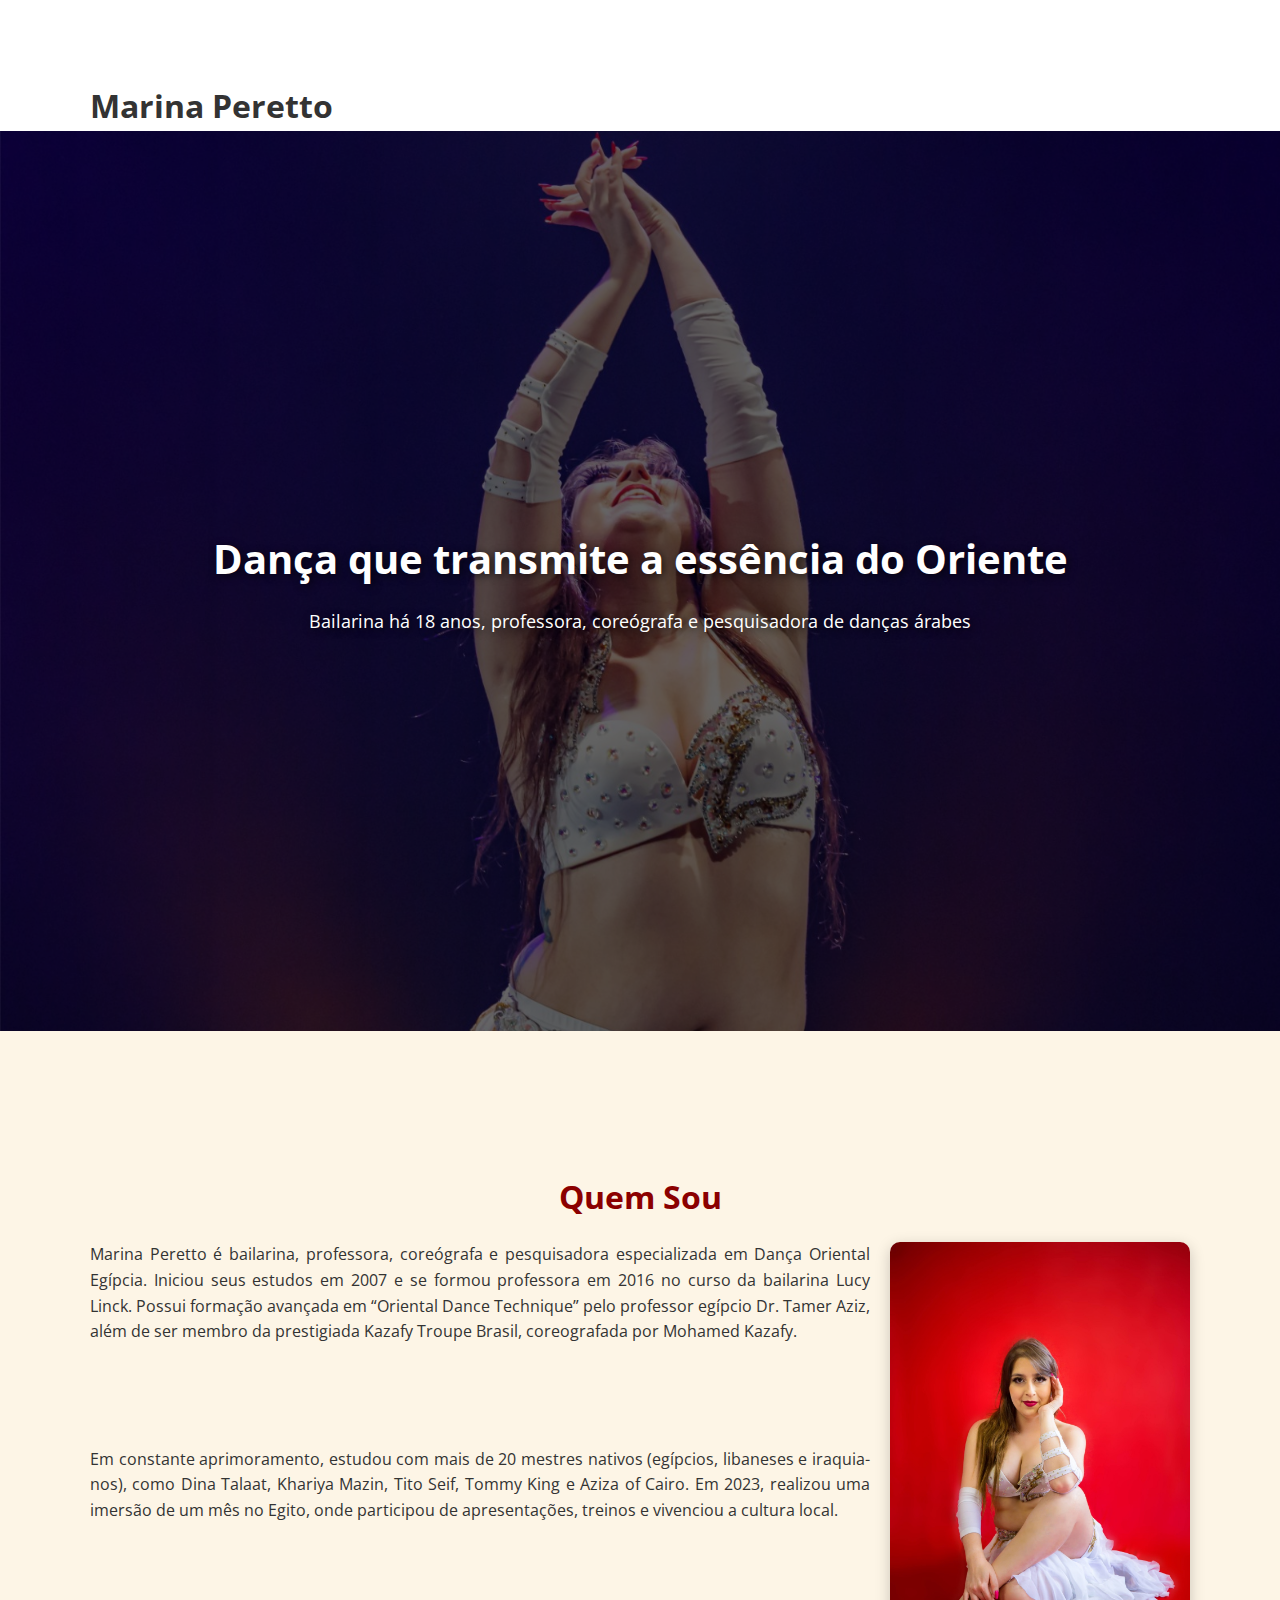
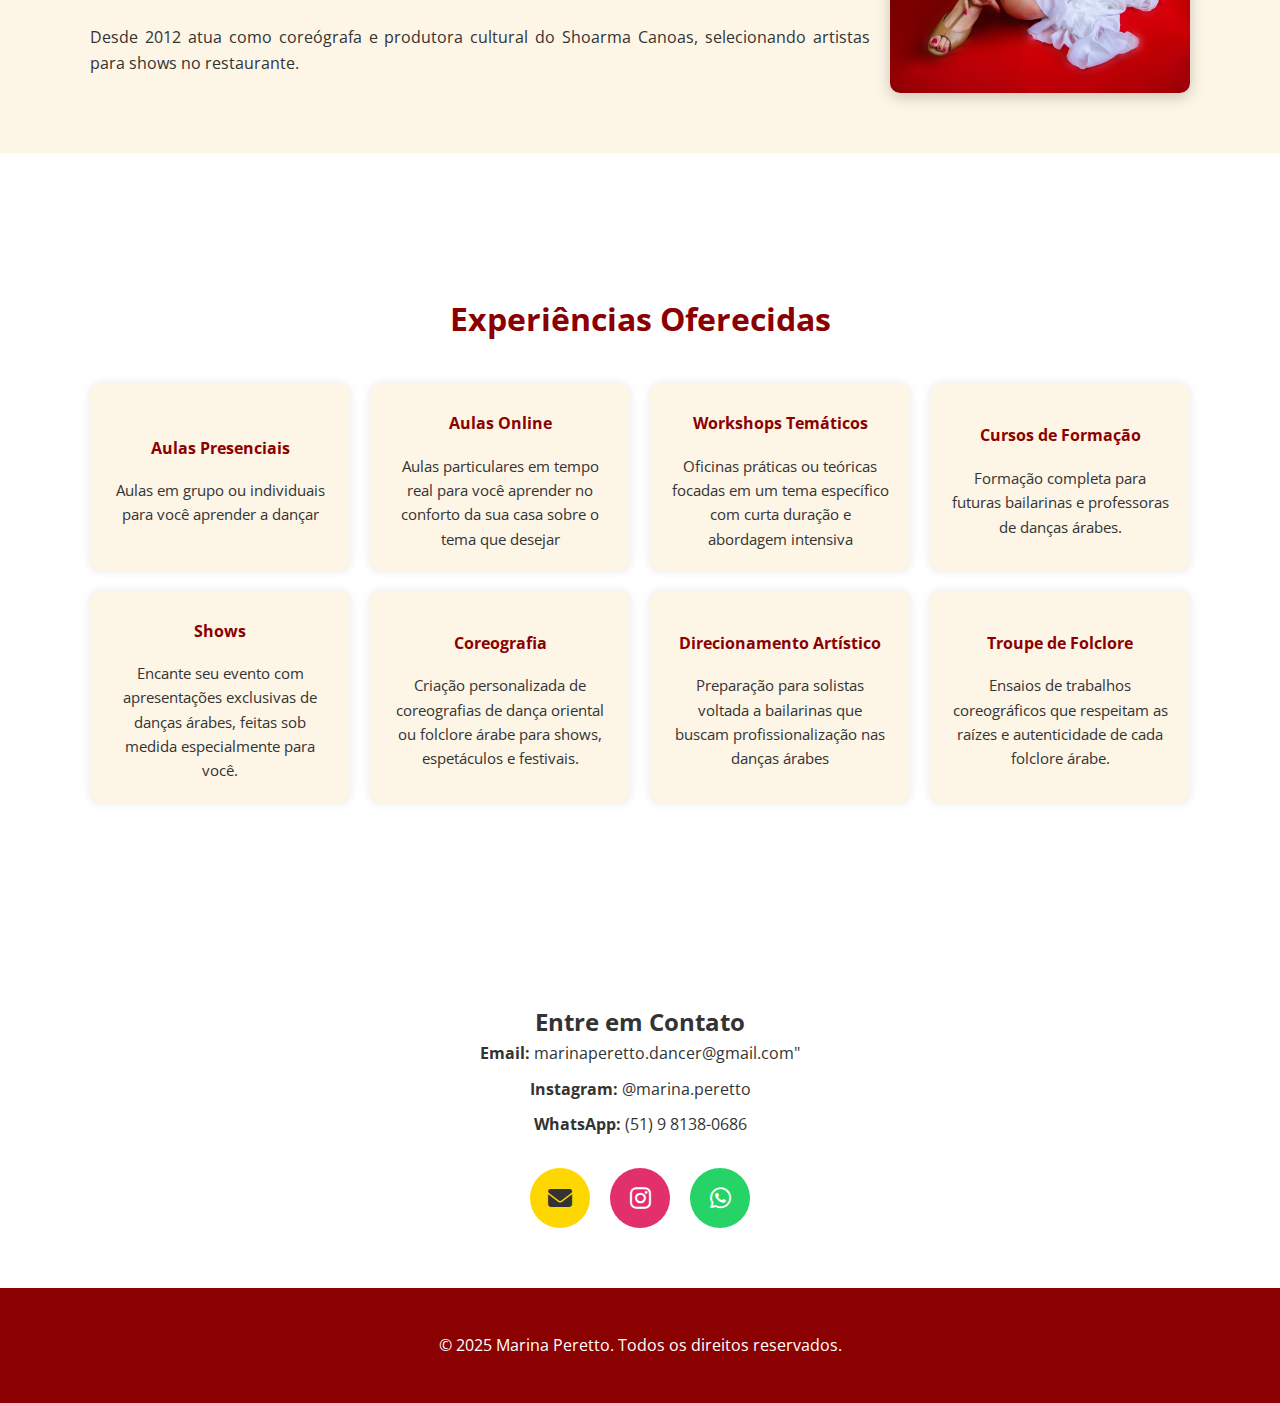
<file: index.html>
<!DOCTYPE html>
<html lang="pt-BR">
<head>
<meta charset="UTF-8" />
<meta name="viewport" content="width=device-width, initial-scale=1.0"/>
<title>Marina Peretto | Danças Árabes</title>
<link href="https://fonts.googleapis.com/css2?family=Open+Sans:wght@400;600;700&display=swap" rel="stylesheet">
<link rel="stylesheet" href="style.css">
<link rel="stylesheet" href="https://cdnjs.cloudflare.com/ajax/libs/font-awesome/6.5.0/css/all.min.css">
</head>
<body>


<!-- Carregar Header Dinamicamente -->
<div id="secao-header"></div>

<script>
    // Carregar header dinamicamente
    fetch('header.html')
        .then(response => response.text())
        .then(data => {
            document.getElementById('secao-header').innerHTML = data;

            // Agora, inicializar o menu hamburguer somente após o header ser carregado
            const menuToggle = document.getElementById('menu-toggle');
            const mainNav = document.getElementById('main-nav');

            if (menuToggle && mainNav) {
                menuToggle.addEventListener('click', () => {
                    menuToggle.classList.toggle('active');
                    mainNav.classList.toggle('active');
                });
            }
        })
        .catch(() => {
            document.getElementById('secao-header').innerHTML = `
                <p style="text-align:center; color:#e1306c;">
                    ⚠️ Erro ao carregar o header.
                </p>
            `;
        });
</script>

<section class="hero">
<div class="overlay"></div>
<div class="hero-content">
<h2>Dança que transmite a essência do Oriente</h2>
<p>Bailarina há 18 anos, professora, coreógrafa e pesquisadora de danças árabes</p>
</div>
</section>

<section id="quem-sou" class="sobre">
<div class="container">
<h2>Quem Sou</h2>
<div class="sobre-conteudo">
<div class="texto-quem-sou">
<p>
Marina Peretto é bailarina, professora, coreógrafa e pesquisadora especializada em Dança Oriental Egípcia.
Iniciou seus estudos em 2007 e se formou professora em 2016 no curso da bailarina Lucy Linck.
Possui formação avançada em “Oriental Dance Technique” pelo professor egípcio Dr. Tamer Aziz,
além de ser membro da prestigiada Kazafy Troupe Brasil, coreografada por Mohamed Kazafy.
</p>
<p>
Em constante aprimoramento, estudou com mais de 20 mestres nativos (egípcios, libaneses e iraquianos),
como Dina Talaat, Khariya Mazin, Tito Seif, Tommy King e Aziza of Cairo. Em 2023, realizou uma imersão de um mês no Egito,
onde participou de apresentações, treinos e vivenciou a cultura local.
</p>
<p>
Desde 2012 atua como coreógrafa e produtora cultural do Shoarma Canoas, selecionando artistas para shows no restaurante.
</p>
</div>
<img src="imagens/img1.jpeg" alt="Marina Peretto - Quem Sou" class="foto-professora">
</div>
</div>
</section>

<section class="servicos" id="servicos">
<div class="container">
<h2>Experiências Oferecidas</h2>
<div class="cards">

<a class="card-btn" href="aulas-presenciais.html">
<h3>Aulas Presenciais</h3>
        <p>Aulas em grupo ou individuais para você aprender a dançar</p>
        
</a>

<a class="card-btn" href="aulas-online.html">
<h3>Aulas Online</h3>
        <p>Aulas particulares em tempo real para você aprender no conforto da sua casa sobre o tema que desejar</p>
        
</a>

<a class="card-btn" href="workshops.html">
<h3>Workshops Temáticos</h3>
        <p>Oficinas práticas ou teóricas focadas em um tema específico com curta duração e abordagem intensiva</p>
        
</a>

<a class="card-btn" href="cursos-formacao.html">
<h3>Cursos de Formação</h3>
<p>Formação completa para futuras bailarinas e professoras de danças árabes.</p>
</a>

<a class="card-btn" href="shows.html">
<h3>Shows</h3>
<p>Encante seu evento com apresentações exclusivas de danças árabes, feitas sob medida especialmente para você.</p>
</a>

<a class="card-btn" href="coreografia.html">
<h3>Coreografia</h3>
<p>Criação personalizada de coreografias de dança oriental ou folclore árabe para shows, espetáculos e festivais.</p>
</a>

<a class="card-btn" href="direcionamento.html">
<h3>Direcionamento Artístico</h3>
        <p>Preparação para solistas voltada a bailarinas que buscam profissionalização nas danças árabes</p>
        
</a>

<a class="card-btn" href="troupe-folclore.html">
<h3>Troupe de Folclore</h3>
<p>Ensaios de trabalhos coreográficos que respeitam as raízes e autenticidade de cada folclore árabe.</p>
</a>

</div>
</div>
</section>

<!-- Carregar contato dinamicamente -->
<div id="secao-contato"></div>

<script>
fetch('contato.html')
.then(response => response.text())
.then(data => {
document.getElementById('secao-contato').innerHTML = data;
})
.catch(() => {
document.getElementById('secao-contato').innerHTML = `
               <p style="text-align:center; color:#e1306c;">
                   ⚠️ Erro ao carregar a seção de contato.
               </p>
           `;
});
</script>

<!-- Botão Fixo WhatsApp -->
<a href="https://wa.me/5511987654321"  target="_blank" class="whatsapp-fixo">
<i class="fab fa-whatsapp"></i>
</a>

<!-- Script do menu hamburguer -->
<script>
    const menuToggle = document.getElementById('menu-toggle');
    const mainNav = document.getElementById('main-nav');

    if (menuToggle && mainNav) {
        menuToggle.addEventListener('click', () => {
            menuToggle.classList.toggle('active');
            mainNav.classList.toggle('active');
        });
    }
</script>

</body>
</html>
</file>
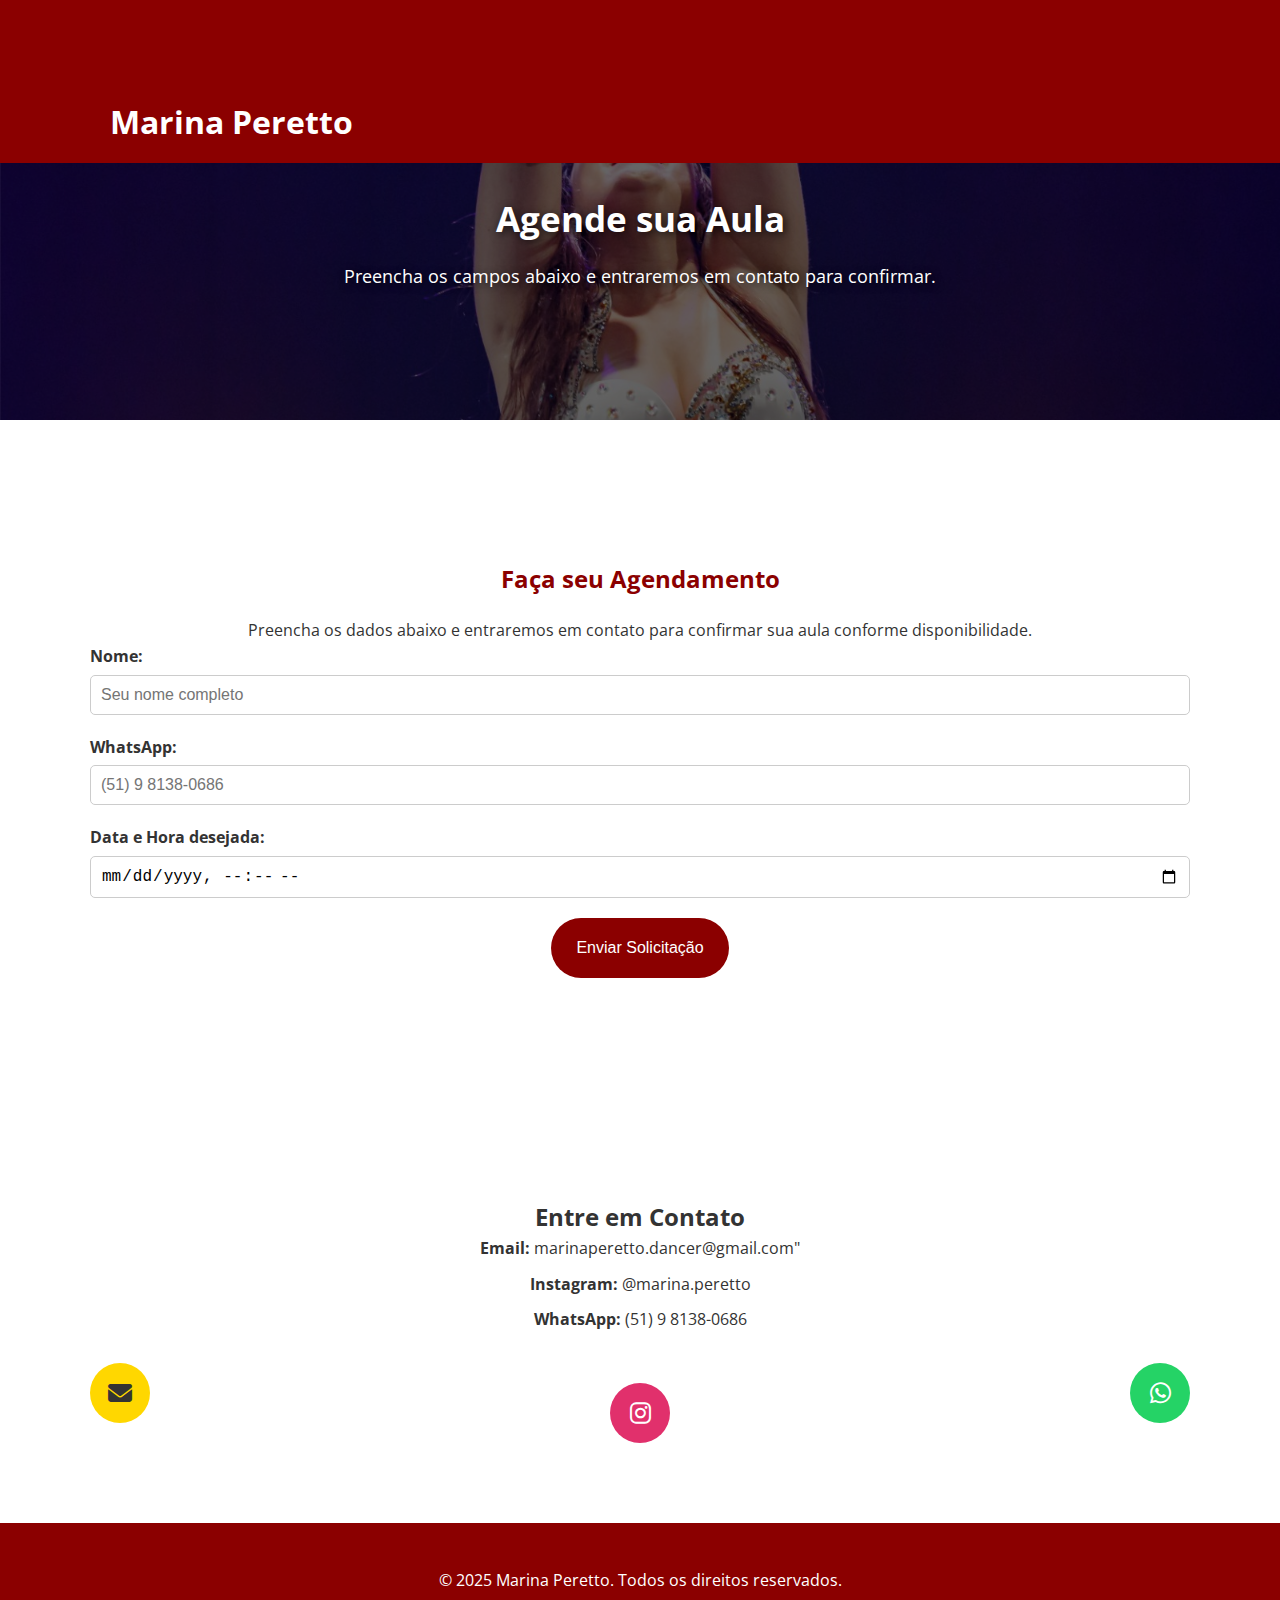
<file: agendamento.html>
<!DOCTYPE html>
<html lang="pt-BR">
<head>
    <meta charset="UTF-8" />
    <meta name="viewport" content="width=device-width, initial-scale=1.0"/>
    <title>Agende sua Aula - Marina Peretto</title>
    
    <!-- Fonte Open Sans -->
    <link href="https://fonts.googleapis.com/css2?family=Open+Sans:wght@400;600;700&display=swap" rel="stylesheet">
    
    <!-- CSS Principal -->
    <link rel="stylesheet" href="style.css">
    
    <!-- CSS Específico para esta página (opcional) -->
    <link rel="stylesheet" href="agendamento.css">

    <!-- Font Awesome (para ícones) -->
    <link rel="stylesheet" href="https://cdnjs.cloudflare.com/ajax/libs/font-awesome/6.5.0/css/all.min.css">
</head>
<body>

<!-- Header -->
<header>
    <div class="container">
        <h1>Marina Peretto</h1>
        <button id="menu-toggle" class="menu-toggle"><i class="fas fa-bars"></i></button>
        <nav id="main-nav">
            <ul>
                <li><a href="index.html">Home</a></li>
                <li><a href="index.html#quem-sou">Quem Sou</a></li> 
                <li><a href="index.html#servicos">Experiências Oferecidas</a></li>
                <li><a href="#contato">Contato</a></li>
            </ul>
        </nav>
    </div>
</header>

<!-- Hero Pequeno -->
<section class="hero-small">
    <div class="overlay"></div>
    <div class="hero-content">
        <h1>Agende sua Aula</h1>
        <p>Preencha os campos abaixo e entraremos em contato para confirmar.</p>
    </div>
</section>

<!-- Formulário de Agendamento -->
<main class="formulario-main">
    <div class="container">
        <h2>Faça seu Agendamento</h2>
        <p style="text-align: center;">Preencha os dados abaixo e entraremos em contato para confirmar sua aula conforme disponibilidade.</p>

        <!-- Formulário conectado ao Formspree -->
        <form action="https://formspree.io/f/manjwvkv"  method="POST">
            <div class="form-group">
                <label for="nome">Nome:</label>
                <input type="text" id="nome" name="nome" placeholder="Seu nome completo" required>
            </div>

            <div class="form-group">
                <label for="whatsapp">WhatsApp:</label>
                <input type="tel" id="whatsapp" name="whatsapp" placeholder="(51) 9 8138-0686" required>
            </div>

            <div class="form-group">
                <label for="data-hora">Data e Hora desejada:</label>
                <input type="datetime-local" id="data-hora" name="data_hora" required>
            </div>

             <!-- Botão de envio -->
            <div class="form-group">
                <button type="submit" class="btn btn-instagram">Enviar Solicitação</button>
            </div>
        </form>
    </div>
</main>

<!-- Carregar Contato Dinamicamente -->
<div id="secao-contato"></div>

<script>
    fetch('contato.html')
        .then(response => response.text())
        .then(data => {
            document.getElementById('secao-contato').innerHTML = data;
        })
        .catch(() => {
            document.getElementById('secao-contato').innerHTML = `
                <p style="text-align:center; color:#e1306c;">
                    ⚠️ Erro ao carregar a seção de contato.
                </p>
            `;
        });
</script>

<!-- Botão Fixo WhatsApp -->
<a href="https://wa.me/5551981380686"  target="_blank" class="whatsapp-fixo">
    <i class="fab fa-whatsapp"></i>
</a>

<!-- Script do menu hamburguer -->
<script>
    const menuToggle = document.getElementById('menu-toggle');
    const mainNav = document.getElementById('main-nav');

    menuToggle.addEventListener('click', () => {
        menuToggle.classList.toggle('active');
        mainNav.classList.toggle('active');
    });
</script>

</body>
</html>
</file>
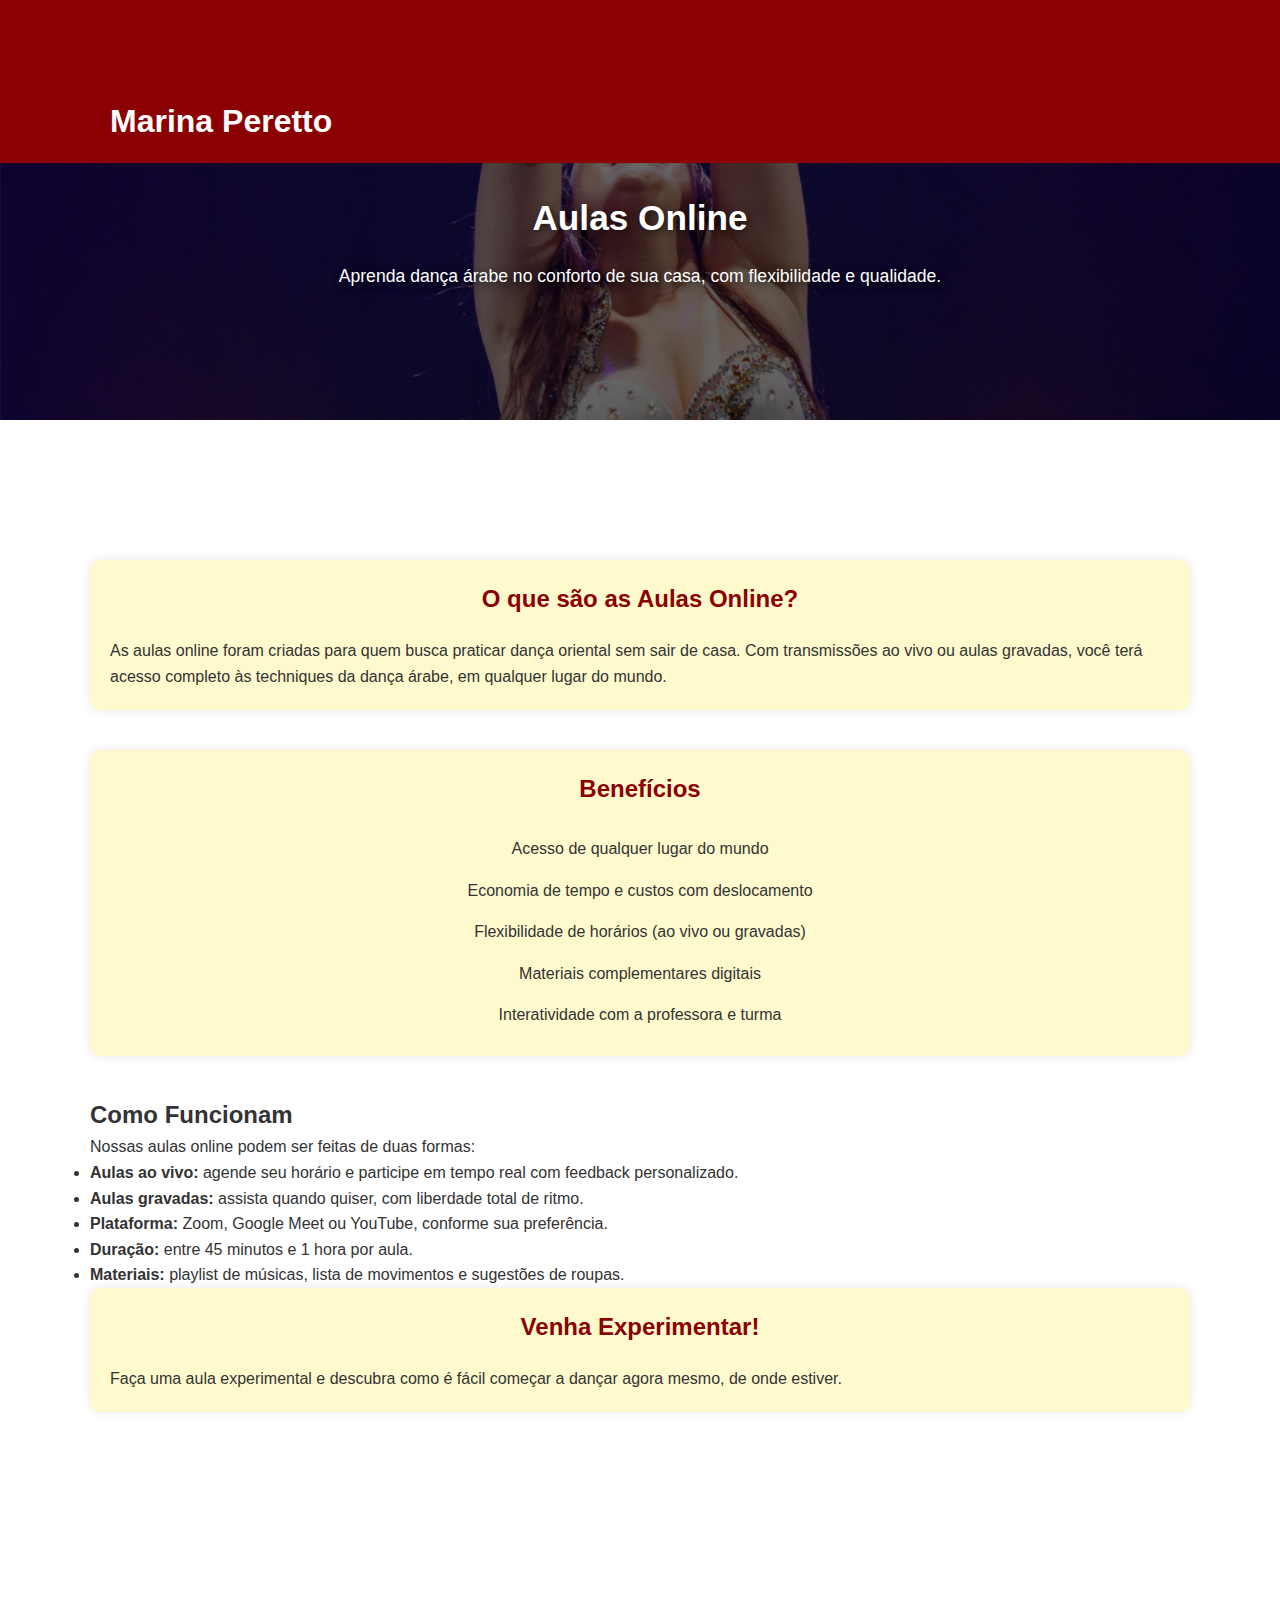
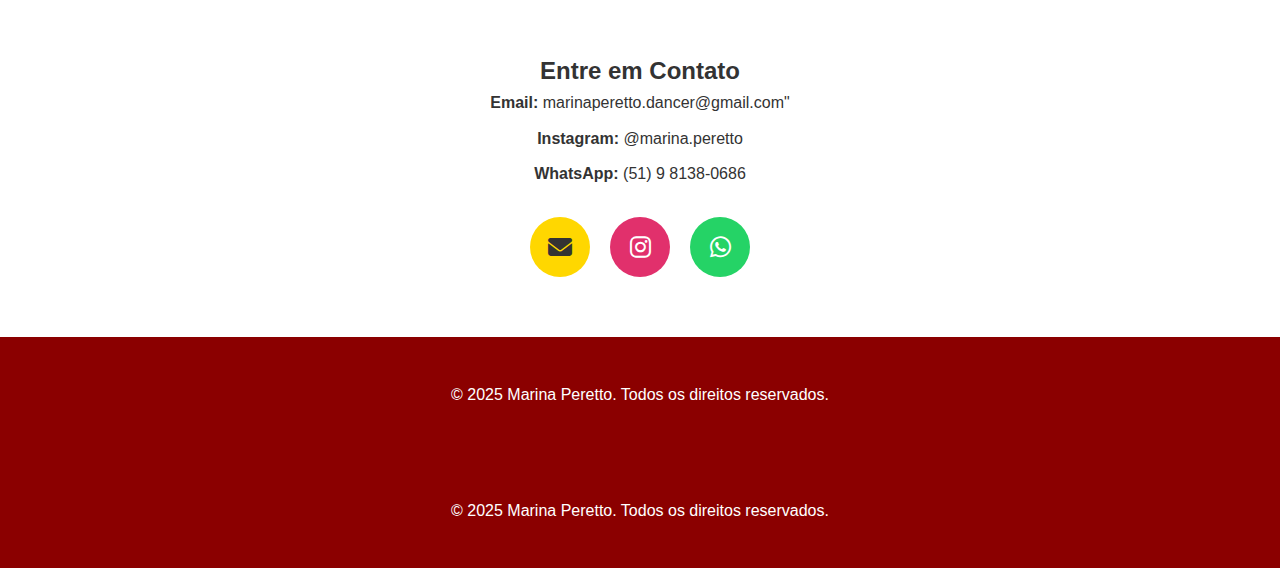
<file: aulas-online.html>
<!DOCTYPE html>
<html lang="pt-BR">
<head>
    <meta charset="UTF-8">
    <meta name="viewport" content="width=device-width, initial-scale=1.0">
    <title>Aulas Online - Marina Peretto | Danças Árabes</title>
    <link rel="stylesheet" href="style.css">

    <!-- Font Awesome para ícones oficiais -->
    <link rel="stylesheet" href="https://cdnjs.cloudflare.com/ajax/libs/font-awesome/6.5.0/css/all.min.css ">
</head>
<body>

<!-- Placeholder para o Header dinâmico -->
<header id="header-placeholder"></header>

<section class="hero-small">
    <div class="overlay"></div>
    <div class="hero-content">
        <h1>Aulas Online</h1>
        <p>Aprenda dança árabe no conforto de sua casa, com flexibilidade e qualidade.</p>
    </div>
</section>

<main class="main-experiencia">
    <div class="container">
        <section class="descricao">
            <h2>O que são as Aulas Online?</h2>
            <p>As aulas online foram criadas para quem busca praticar dança oriental sem sair de casa. Com transmissões ao vivo ou aulas gravadas, você terá acesso completo às techniques da dança árabe, em qualquer lugar do mundo.</p>
        </section>

        <section class="beneficios">
            <h2>Benefícios</h2>
            <ul class="lista-sem-bolinha">
                <li>Acesso de qualquer lugar do mundo</li>
                <li>Economia de tempo e custos com deslocamento</li>
                <li>Flexibilidade de horários (ao vivo ou gravadas)</li>
                <li>Materiais complementares digitais</li>
                <li>Interatividade com a professora e turma</li>
            </ul>
        </section>

        <section class="detalhes">
            <h2>Como Funcionam</h2>
            <p>Nossas aulas online podem ser feitas de duas formas:</p>
            <ul>
                <li><strong>Aulas ao vivo:</strong> agende seu horário e participe em tempo real com feedback personalizado.</li>
                <li><strong>Aulas gravadas:</strong> assista quando quiser, com liberdade total de ritmo.</li>
                <li><strong>Plataforma:</strong> Zoom, Google Meet ou YouTube, conforme sua preferência.</li>
                <li><strong>Duração:</strong> entre 45 minutos e 1 hora por aula.</li>
                <li><strong>Materiais:</strong> playlist de músicas, lista de movimentos e sugestões de roupas.</li>
            </ul>
        </section>

        <section class="chamada-acao">
            <h2>Venha Experimentar!</h2>
            <p>Faça uma aula experimental e descubra como é fácil começar a dançar agora mesmo, de onde estiver.</p>            
        </section>
    </div>
</main>

<!-- Placeholder para a seção de Contato (será carregada pelo script.js se o ID existir) -->
<div id="secao-contato"></div>

<footer>
    <p>&copy; 2025 Marina Peretto. Todos os direitos reservados.</p>
</footer>

<!-- Script principal para carregar header e contato -->
<script src="scripts.js"></script>

</body>
</html>
</file>
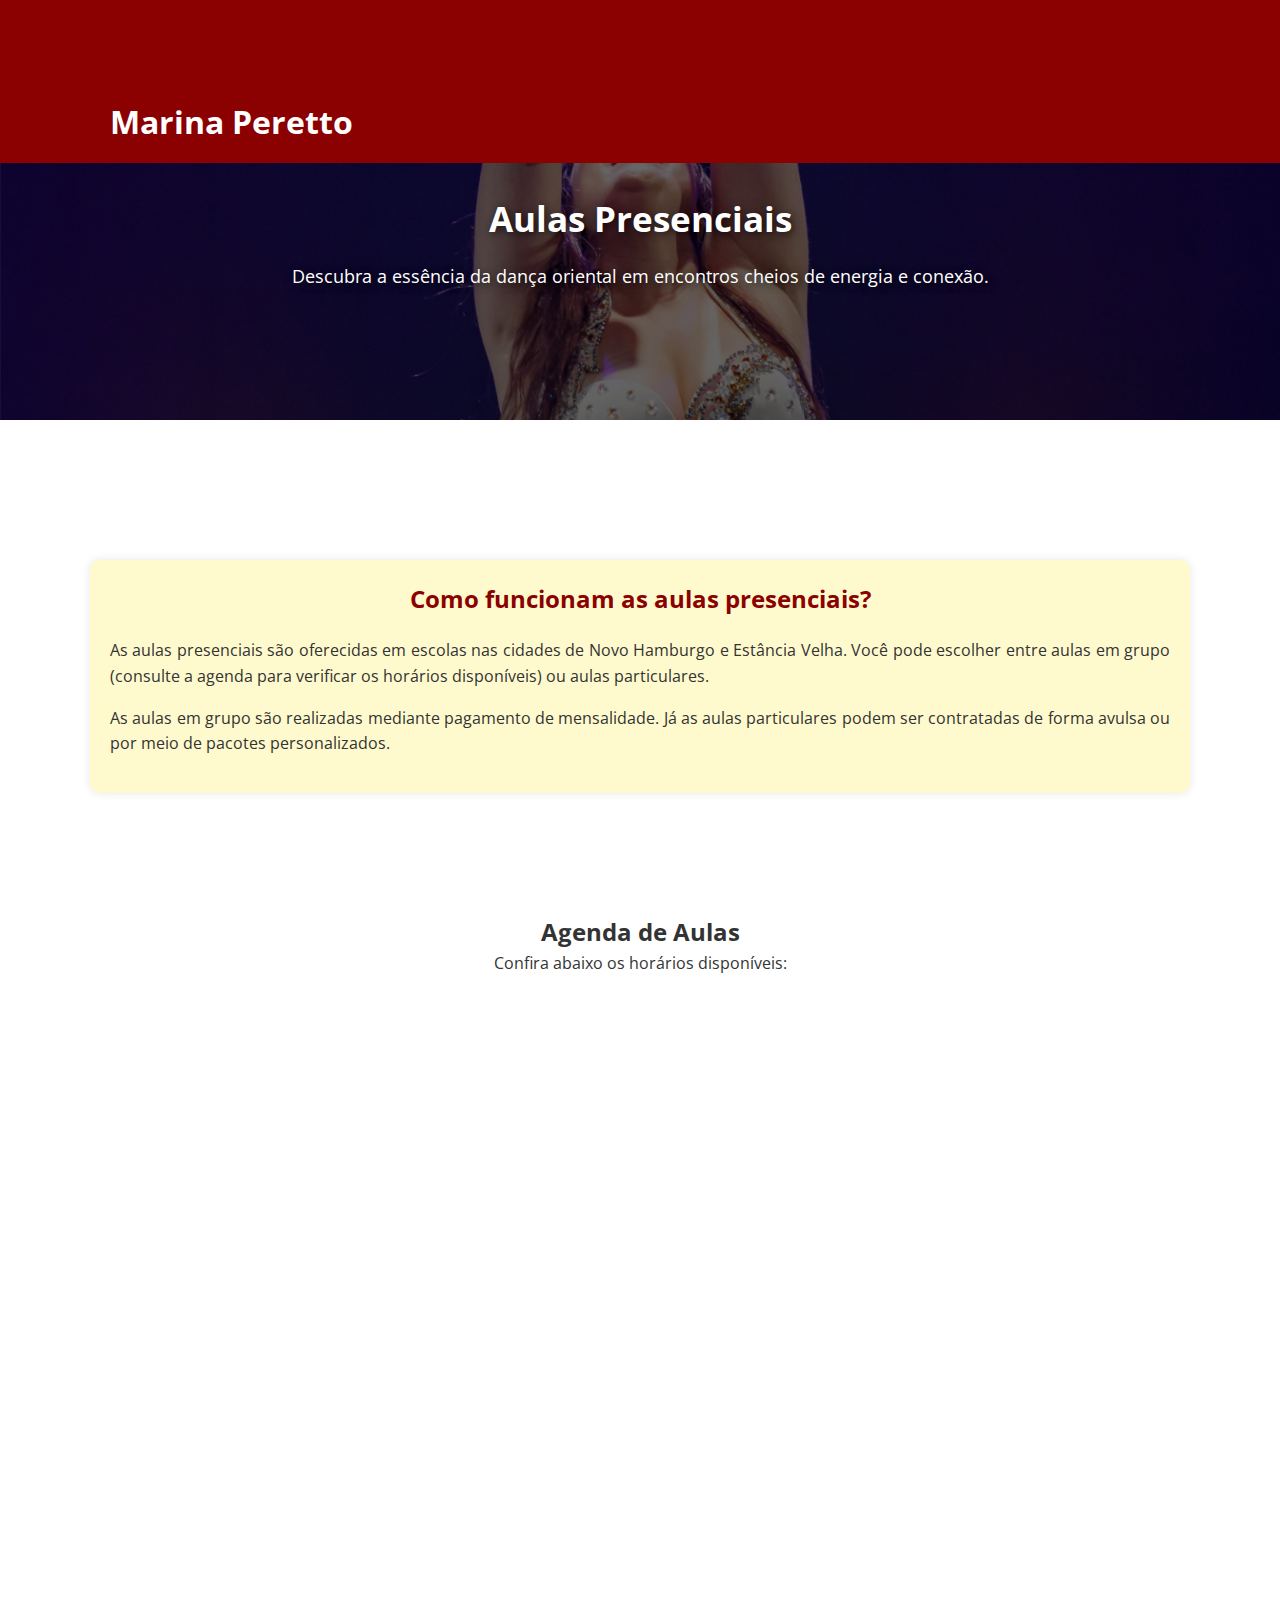
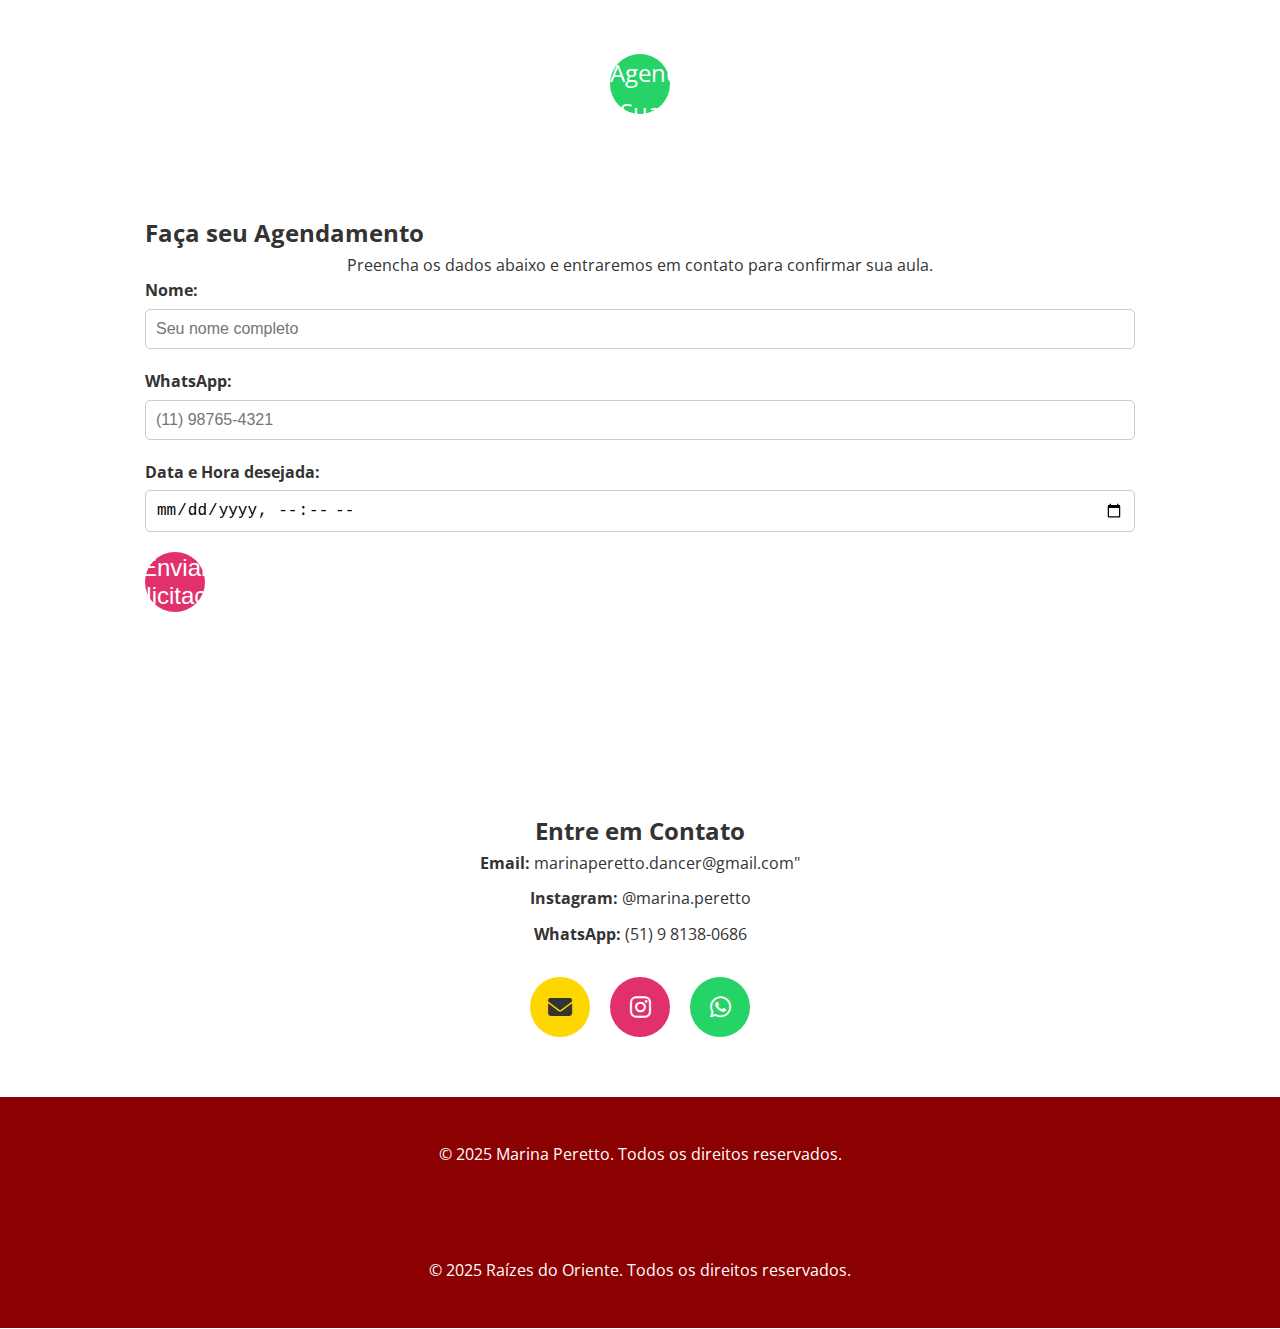
<file: aulas-presenciais.html>
<!DOCTYPE html>
<html lang="pt-BR">
<head>
    <meta charset="UTF-8" />
    <meta name="viewport" content="width=device-width, initial-scale=1.0" />
    <title>Aulas Presenciais - Marina Peretto</title>
    <link href="https://fonts.googleapis.com/css2?family=Open+Sans:wght@400;600;700&display=swap" rel="stylesheet">
    <link rel="stylesheet" href="style.css">
    <link rel="stylesheet" href="aulas-presenciais.css"> <!-- Estilo específico -->
    <link rel="stylesheet" href="https://cdnjs.cloudflare.com/ajax/libs/font-awesome/6.5.0/css/all.min.css">
</head>
<body>

<header>
    <div class="container">
        <h1>Marina Peretto</h1>
        <button id="menu-toggle" class="menu-toggle"><i class="fas fa-bars"></i></button>
        <nav id="main-nav">
            <ul>
                <li><a href="index.html">Home</a></li>
                <li><a href="index.html#quem-sou">Quem Sou</a></li> 
                <li><a href="index.html#servicos">Experiências Oferecidas</a></li>
                <li><a href="#contato">Contato</a></li>
            </ul>
        </nav>
    </div>
</header>

<!-- Hero Pequeno -->
<section class="hero-small">
    <div class="overlay"></div>
    <div class="hero-content">
        <h1>Aulas Presenciais</h1>
        <p>Descubra a essência da dança oriental em encontros cheios de energia e conexão.</p>
    </div>
</section>

<main class="main-experiencia">
    <div class="container">

        <!-- Descrição -->
        <section class="descricao">
            <h2>Como funcionam as aulas presenciais?</h2>
            <p>
                As aulas presenciais são oferecidas em escolas nas cidades de Novo Hamburgo e Estância Velha.
                Você pode escolher entre aulas em grupo (consulte a agenda para verificar os horários disponíveis) ou aulas particulares.
            </p>
            <p>
                As aulas em grupo são realizadas mediante pagamento de mensalidade. Já as aulas particulares podem ser contratadas de forma avulsa ou por meio de pacotes personalizados.
            </p>
        </section>

        <!-- Nova Seção: Agenda -->
        <!-- Seção Agendamento -->
<section class="agenda">
    <div class="container">
        <h2>Agenda de Aulas</h2>
        <p style="text-align:center;">Confira abaixo os horários disponíveis:</p>

        <!-- Google Agenda Embed -->
      <iframe src="https://calendar.google.com/calendar/embed?src=16e01cc93b83f6c732cb3c30b6de93d8ee0880346ed31358f0afff05fc834b89%40group.calendar.google.com&ctz=America%2FSao_Paulo" style="border: 0" width="800" height="600" frameborder="0" scrolling="no"></iframe>

        <!-- Botão para agendar -->
        <div style="margin-top: 30px; text-align: center;">
            <a href="#formulario-agendamento" class="btn btn-whatsapp">Agende Sua Aula</a> 
        </div>
    </div>
</section>

             
        <!-- Formulário -->
        <section id="formulario-agendamento" class="formulario">
            <div class="container">
                <h2>Faça seu Agendamento</h2>
                <p style="text-align: center;">Preencha os dados abaixo e entraremos em contato para confirmar sua aula.</p>

                <form action="https://formspree.io/f/marinaperetto.dancer@gmail.com"  method="POST">
                    <div class="form-group">
                        <label for="nome">Nome:</label>
                        <input type="text" id="nome" name="nome" placeholder="Seu nome completo" required>
                    </div>

                    <div class="form-group">
                        <label for="whatsapp">WhatsApp:</label>
                        <input type="tel" id="whatsapp" name="whatsapp" placeholder="(11) 98765-4321" required>
                    </div>

                    <div class="form-group">
                        <label for="data-hora">Data e Hora desejada:</label>
                        <input type="datetime-local" id="data-hora" name="data_hora" required>
                    </div>

                    <button type="submit" class="btn btn-instagram">Enviar Solicitação</button>
                </form>
            </div>
        </section>

    </div>
</main>

<!-- Carregar Contato Dinamicamente -->
<div id="secao-contato"></div>

<script>
    fetch('contato.html')
        .then(response => response.text())
        .then(data => {
            document.getElementById('secao-contato').innerHTML = data;
        })
        .catch(() => {
            document.getElementById('secao-contato').innerHTML = `
                <p style="text-align:center; color:#e1306c;">
                    ⚠️ Erro ao carregar a seção de contato.
                </p>
            `;
        });
</script>

<footer>
    <p>&copy; 2025 Raízes do Oriente. Todos os direitos reservados.</p>
</footer>

<!-- Botão Fixo WhatsApp -->
<a href="https://wa.me/5511987654321"  target="_blank" class="whatsapp-fixo">
    <i class="fab fa-whatsapp"></i>
</a>

<!-- Script do menu hamburguer -->
<script>
    const menuToggle = document.getElementById('menu-toggle');
    const mainNav = document.getElementById('main-nav');

    menuToggle.addEventListener('click', () => {
        menuToggle.classList.toggle('active');
        mainNav.classList.toggle('active');
    });
</script>

</body>
</html>
</file>
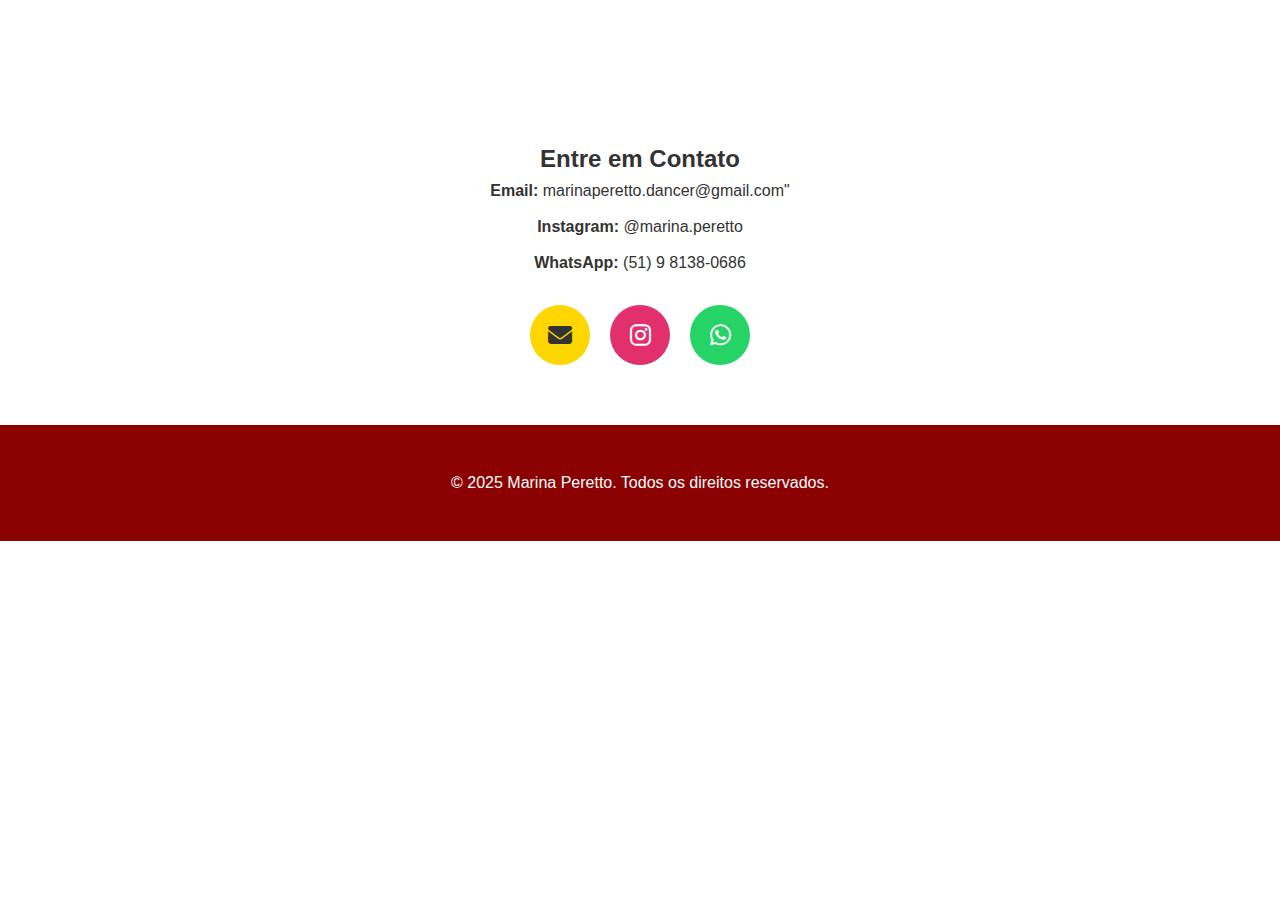
<file: contato.html>
<!DOCTYPE html>
<html lang="pt-BR">
<head>
    <meta charset="UTF-8">
    <meta name="viewport" content="width=device-width, initial-scale=1.0">
    <title>Contato - Marina Peretto</title>
    <link rel="stylesheet" href="style.css">
    <link rel="stylesheet" href="https://cdnjs.cloudflare.com/ajax/libs/font-awesome/6.5.0/css/all.min.css"> 
</head>
<body>

<section id="contato" class="contato">
    <div class="container">
        <h2>Entre em Contato</h2>
        <div class="contatos-info">
            <p><strong>Email:</strong> marinaperetto.dancer@gmail.com"</p>
            <p><strong>Instagram:</strong> @marina.peretto</p>
            <p><strong>WhatsApp:</strong> (51) 9 8138-0686</p>
        </div>
        <div class="botoes-contato">
            <a href="mailto:marinaperetto.dancer@gmail.com" class="btn btn-email" aria-label="Enviar Email">
                <i class="fas fa-envelope"></i>
            </a>
            <a href="https://www.instagram.com/marina.peretto/ " target="_blank" class="btn btn-instagram" aria-label="Acessar Instagram">
                <i class="fab fa-instagram"></i>
            </a>
            <a href="https://wa.me/555181380686 " target="_blank" class="btn btn-whatsapp" aria-label="Fale no WhatsApp">
                <i class="fab fa-whatsapp"></i>
            </a>
        </div>
    </div>
</section>

<footer>
    <p>&copy; 2025 Marina Peretto. Todos os direitos reservados.</p>
</footer>

</body>
</html>
</file>
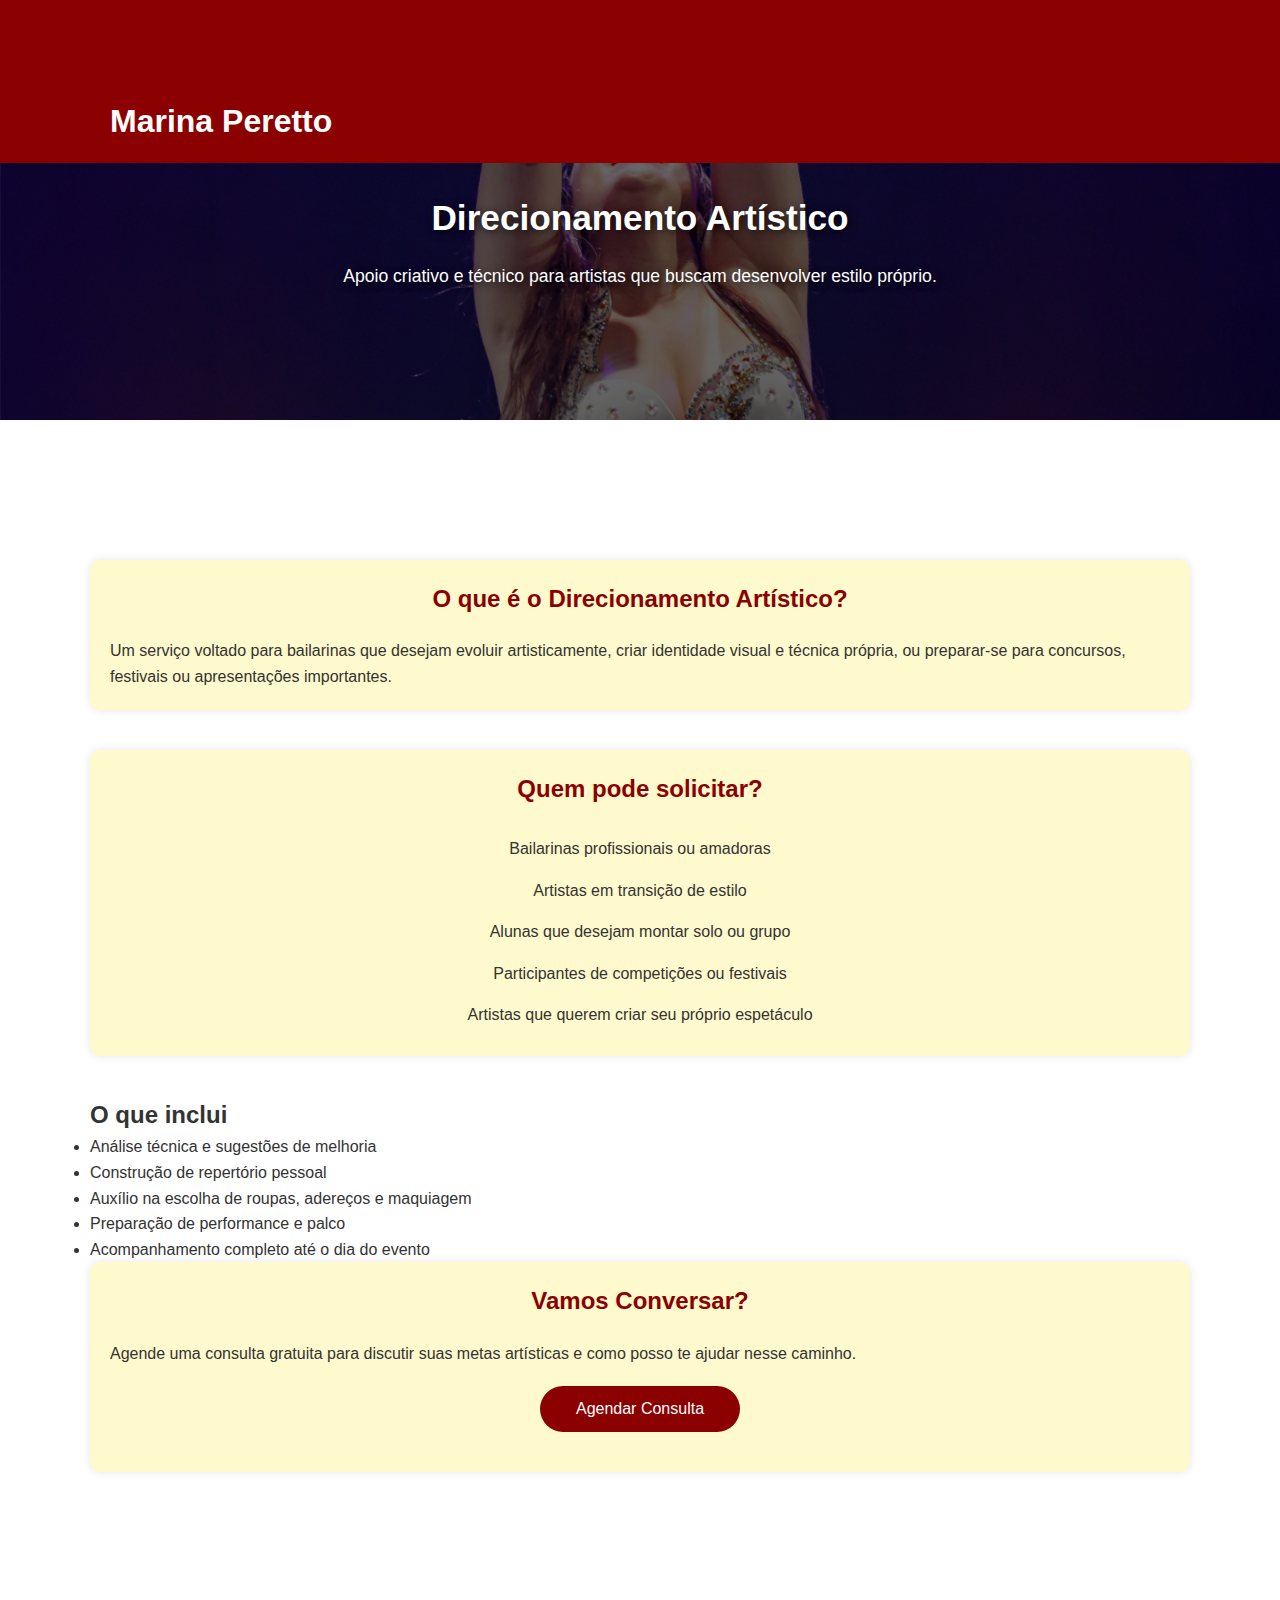
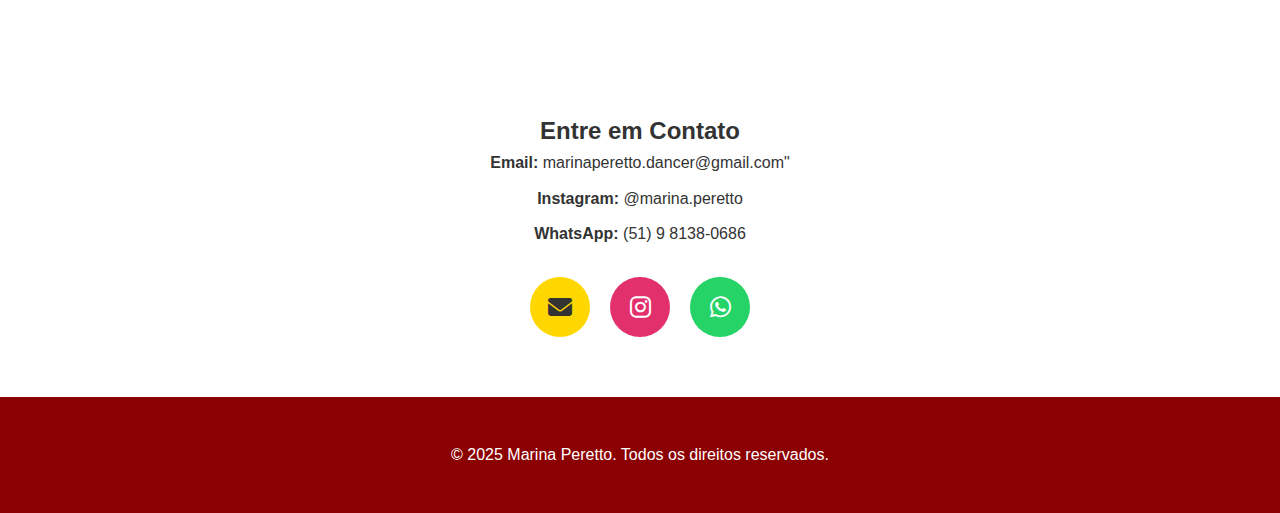
<file: direcionamento.html>
<!DOCTYPE html>
<html lang="pt-BR">
<head>
    <meta charset="UTF-8">
    <meta name="viewport" content="width=device-width, initial-scale=1.0">
    <title>Direcionamento Artístico - Marina Peretto | Danças Árabes</title>
    <link rel="stylesheet" href="style.css">
    <link rel="stylesheet" href="https://cdnjs.cloudflare.com/ajax/libs/font-awesome/6.5.0/css/all.min.css ">
</head>
<body>

<!-- Placeholder para o Header dinâmico -->
<header id="header-placeholder"></header>

<section class="hero-small">
    <div class="overlay"></div>
    <div class="hero-content">
        <h1>Direcionamento Artístico</h1>
        <p>Apoio criativo e técnico para artistas que buscam desenvolver estilo próprio.</p>
    </div>
</section>

<main class="main-experiencia">
    <div class="container">
        <section class="descricao">
            <h2>O que é o Direcionamento Artístico?</h2>
            <p>Um serviço voltado para bailarinas que desejam evoluir artisticamente, criar identidade visual e técnica própria, ou preparar-se para concursos, festivais ou apresentações importantes.</p>
        </section>

        <section class="beneficios">
            <h2>Quem pode solicitar?</h2>
            <ul class="lista-sem-bolinha">
                <li>Bailarinas profissionais ou amadoras</li>
                <li>Artistas em transição de estilo</li>
                <li>Alunas que desejam montar solo ou grupo</li>
                <li>Participantes de competições ou festivais</li>
                <li>Artistas que querem criar seu próprio espetáculo</li>
            </ul>
        </section>

        <section class="detalhes">
            <h2>O que inclui</h2>
            <ul>
                <li>Análise técnica e sugestões de melhoria</li>
                <li>Construção de repertório pessoal</li>
                <li>Auxílio na escolha de roupas, adereços e maquiagem</li>
                <li>Preparação de performance e palco</li>
                <li>Acompanhamento completo até o dia do evento</li>
            </ul>
        </section>

        <section class="chamada-acao">
            <h2>Vamos Conversar?</h2>
            <p>Agende uma consulta gratuita para discutir suas metas artísticas e como posso te ajudar nesse caminho.</p>
            <!-- Link ajustado para apontar para a seção de contato que será carregada -->
            <a href="#contato" class="btn btn-instagram">Agendar Consulta</a>
        </section>
    </div>
</main>

<!-- Placeholder para a seção de Contato -->
<div id="secao-contato"></div>

<!-- Botão Fixo WhatsApp -->
<!-- Corrigido número do WhatsApp -->
<a href="https://wa.me/5551981380686" target="_blank" class="whatsapp-fixo">
    <i class="fab fa-whatsapp"></i>
</a>

<!-- Script principal para carregar header e contato -->
<script src="scripts.js"></script>

</body>
</html>
</file>
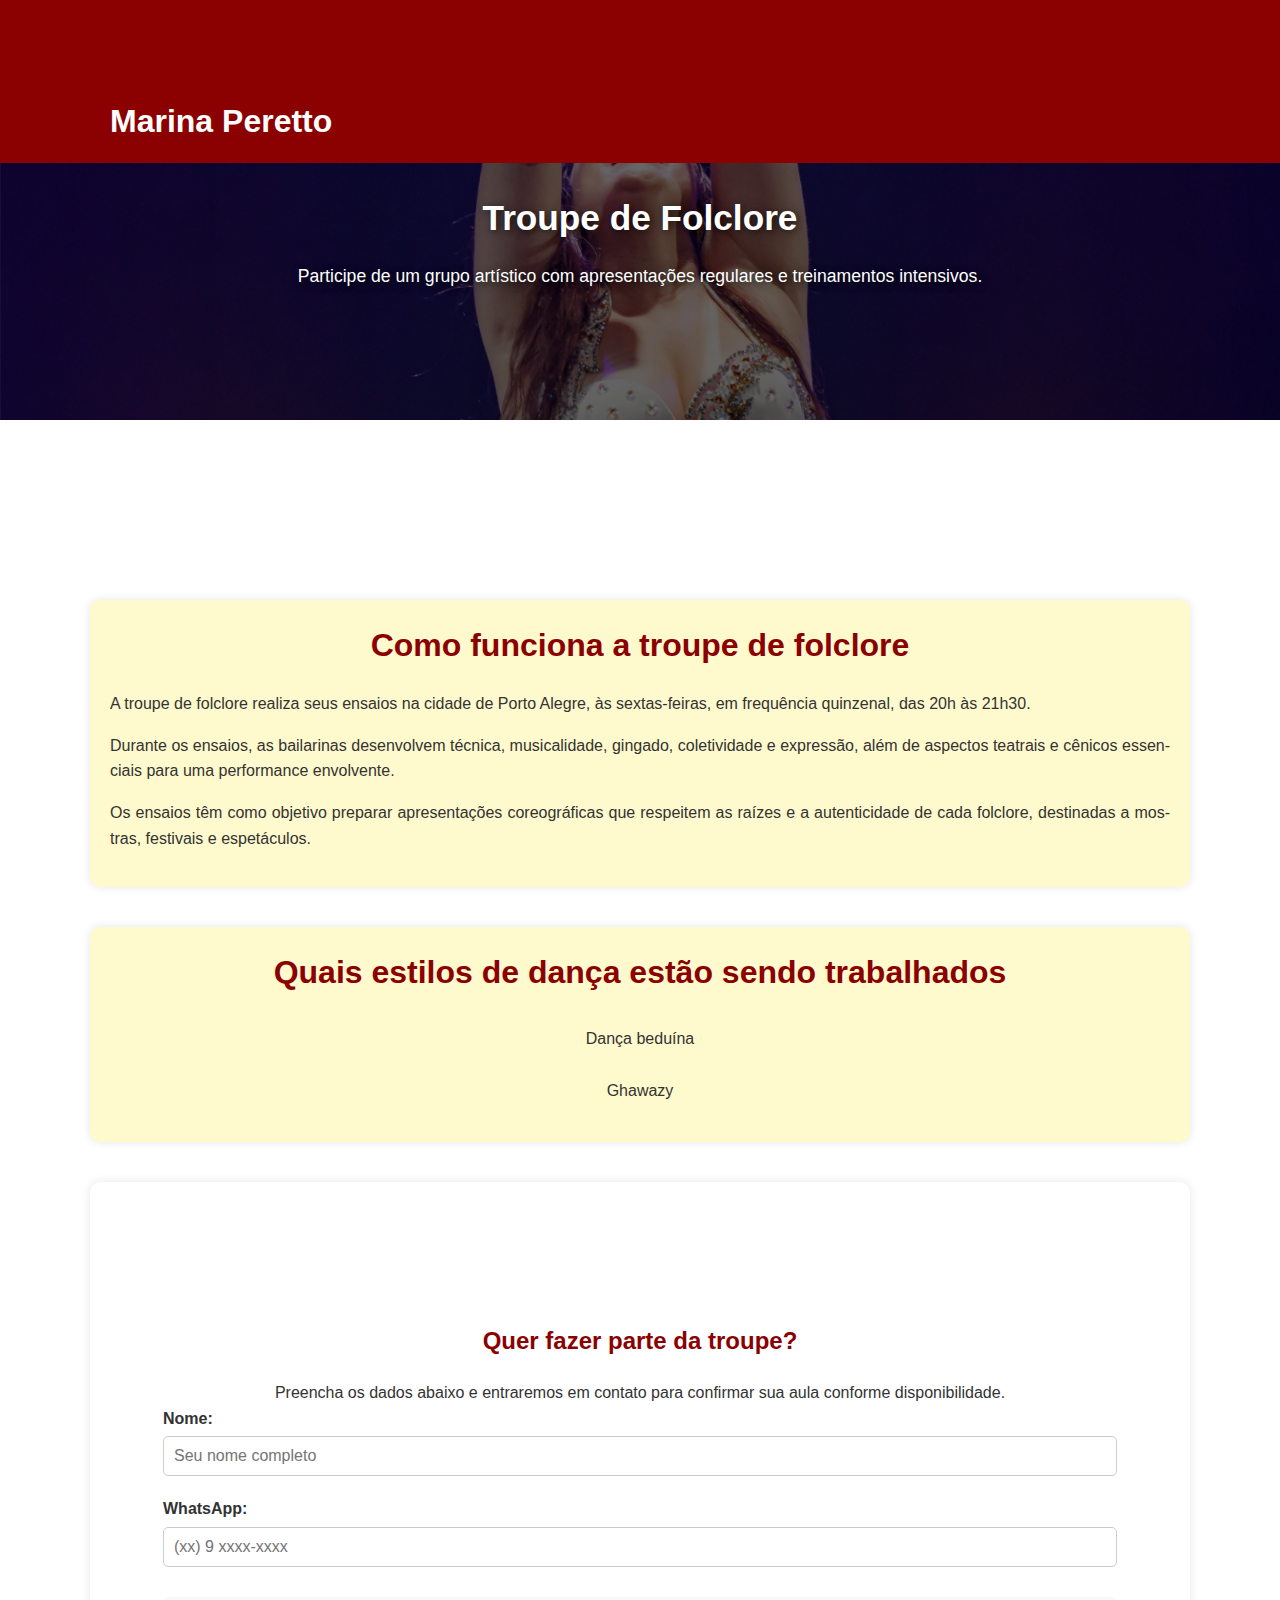
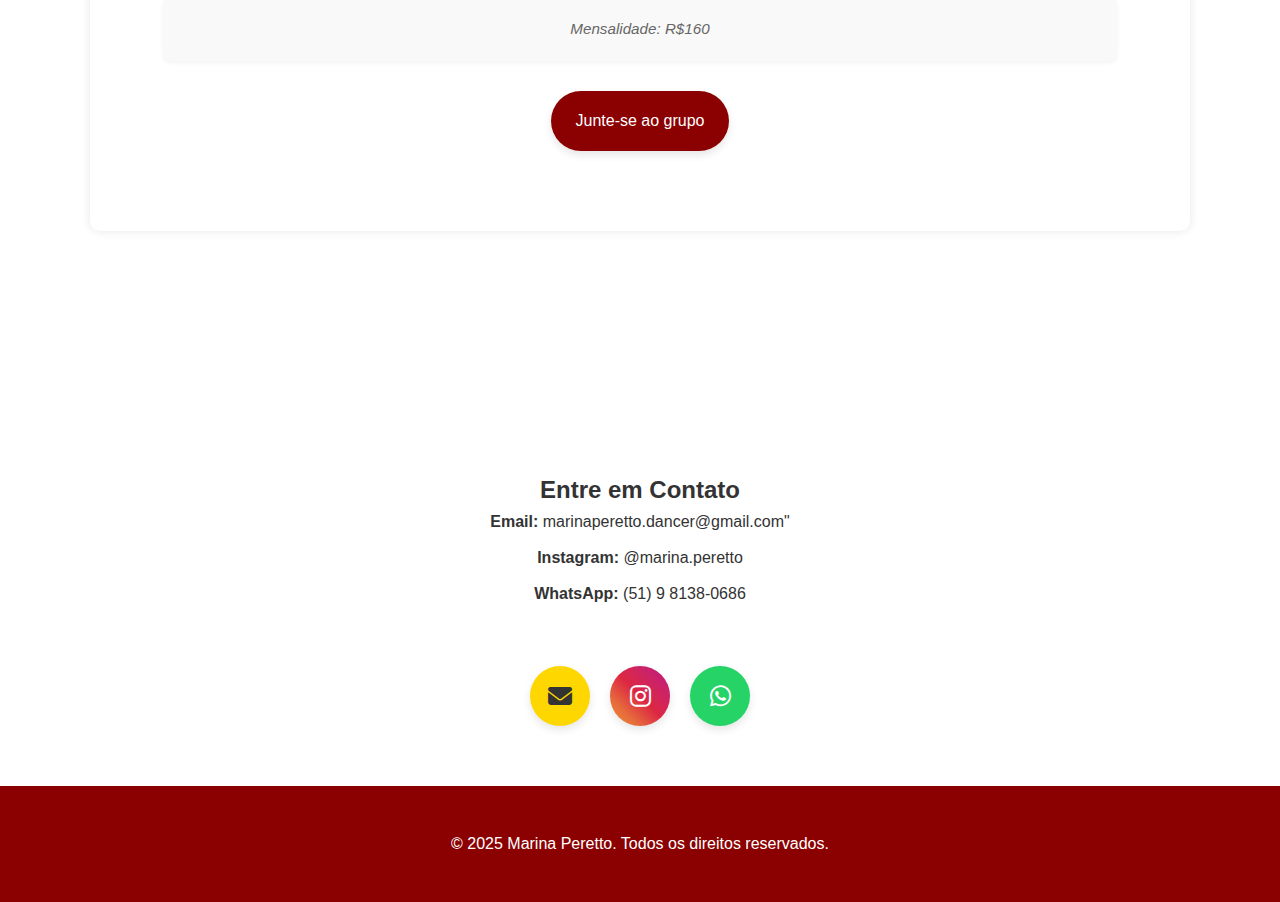
<file: troupe-folclore.html>
<!DOCTYPE html>
<html lang="pt-BR">
<head>
    <meta charset="UTF-8">
    <meta name="viewport" content="width=device-width, initial-scale=1.0">
    <title>Troupe de Folclore - Marina Peretto | Danças Árabes</title>
    <link rel="stylesheet" href="style.css">
    <link rel="stylesheet" href="components.css"> 
    <link rel="stylesheet" href="https://cdnjs.cloudflare.com/ajax/libs/font-awesome/6.5.0/css/all.min.css ">
</head>
<body>

<!-- Placeholder para o Header dinâmico -->
<header id="header-placeholder"></header>

<section class="hero-small">
    <div class="overlay"></div>
    <div class="hero-content">
        <h1>Troupe de Folclore</h1>
        <p>Participe de um grupo artístico com apresentações regulares e treinamentos intensivos.</p>
    </div>
</section>

<main class="main-experiencia">
    <div class="container">
        <section class="descricao">
            <h2>Como funciona a troupe de folclore</h2>
            <p>A troupe de folclore realiza seus ensaios na cidade de Porto Alegre, às sextas-feiras, em frequência quinzenal, das 20h às 21h30.</p>
            <p>Durante os ensaios, as bailarinas desenvolvem técnica, musicalidade, gingado, coletividade e expressão, além de aspectos teatrais e cênicos essenciais para uma performance envolvente.</p>
            <p>Os ensaios têm como objetivo preparar apresentações coreográficas que respeitem as raízes e a autenticidade de cada folclore, destinadas a mostras, festivais e espetáculos.</p>
        </section>

        <section class="beneficios">
            <h2>Quais estilos de dança estão sendo trabalhados</h2>
            <ul class="lista-sem-bolinha">
                <li>Dança beduína</li>
                <li>Ghawazy</li>
            </ul>
        </section>
        
    <!-- Formulário de Agendamento INTEGRADO AQUI -->
        <section class="agendamento-form-section">
            <div class="container"> <!-- Mantido o container para alinhamento -->
                <h2>Quer fazer parte da troupe?</h2>
                <p style="text-align: center;">Preencha os dados abaixo e entraremos em contato para confirmar sua aula conforme disponibilidade.</p>

                <!-- Formulário conectado ao Formspree -->
                <form action="https://formspree.io/f/manjwvkv" method="POST">
                    <div class="form-group">
                        <label for="nome">Nome:</label>
                        <input type="text" id="nome" name="nome" placeholder="Seu nome completo" required>
                    </div>

                    <div class="form-group">
                        <label for="whatsapp">WhatsApp:</label>
                        <input type="tel" id="whatsapp" name="whatsapp" placeholder="(xx) 9 xxxx-xxxx" required>
                    </div>
                    <section class="observacao">
                        <p>Mensalidade: R$160</p>
                    </section>
                    
                    <!-- Botão de envio -->
                    <div class="form-group">
                        <button type="submit" class="btn btn-submit">Junte-se ao grupo</button>
                    </div>
                </form>
            </div>
        </section>
        <!-- Fim do Formulário de Agendamento INTEGRADO -->
    </div>
</main>

<!-- Placeholder para a seção de Contato -->
<div id="secao-contato"></div>

<!-- Botão Fixo WhatsApp -->
<!-- Corrigido número do WhatsApp -->
<a href="https://wa.me/5551981380686" target="_blank" class="whatsapp-fixo">
    <i class="fab fa-whatsapp"></i>
</a>

<!-- Script principal para carregar header e contato -->
<script src="scripts.js"></script>

</body>
</html>
</file>
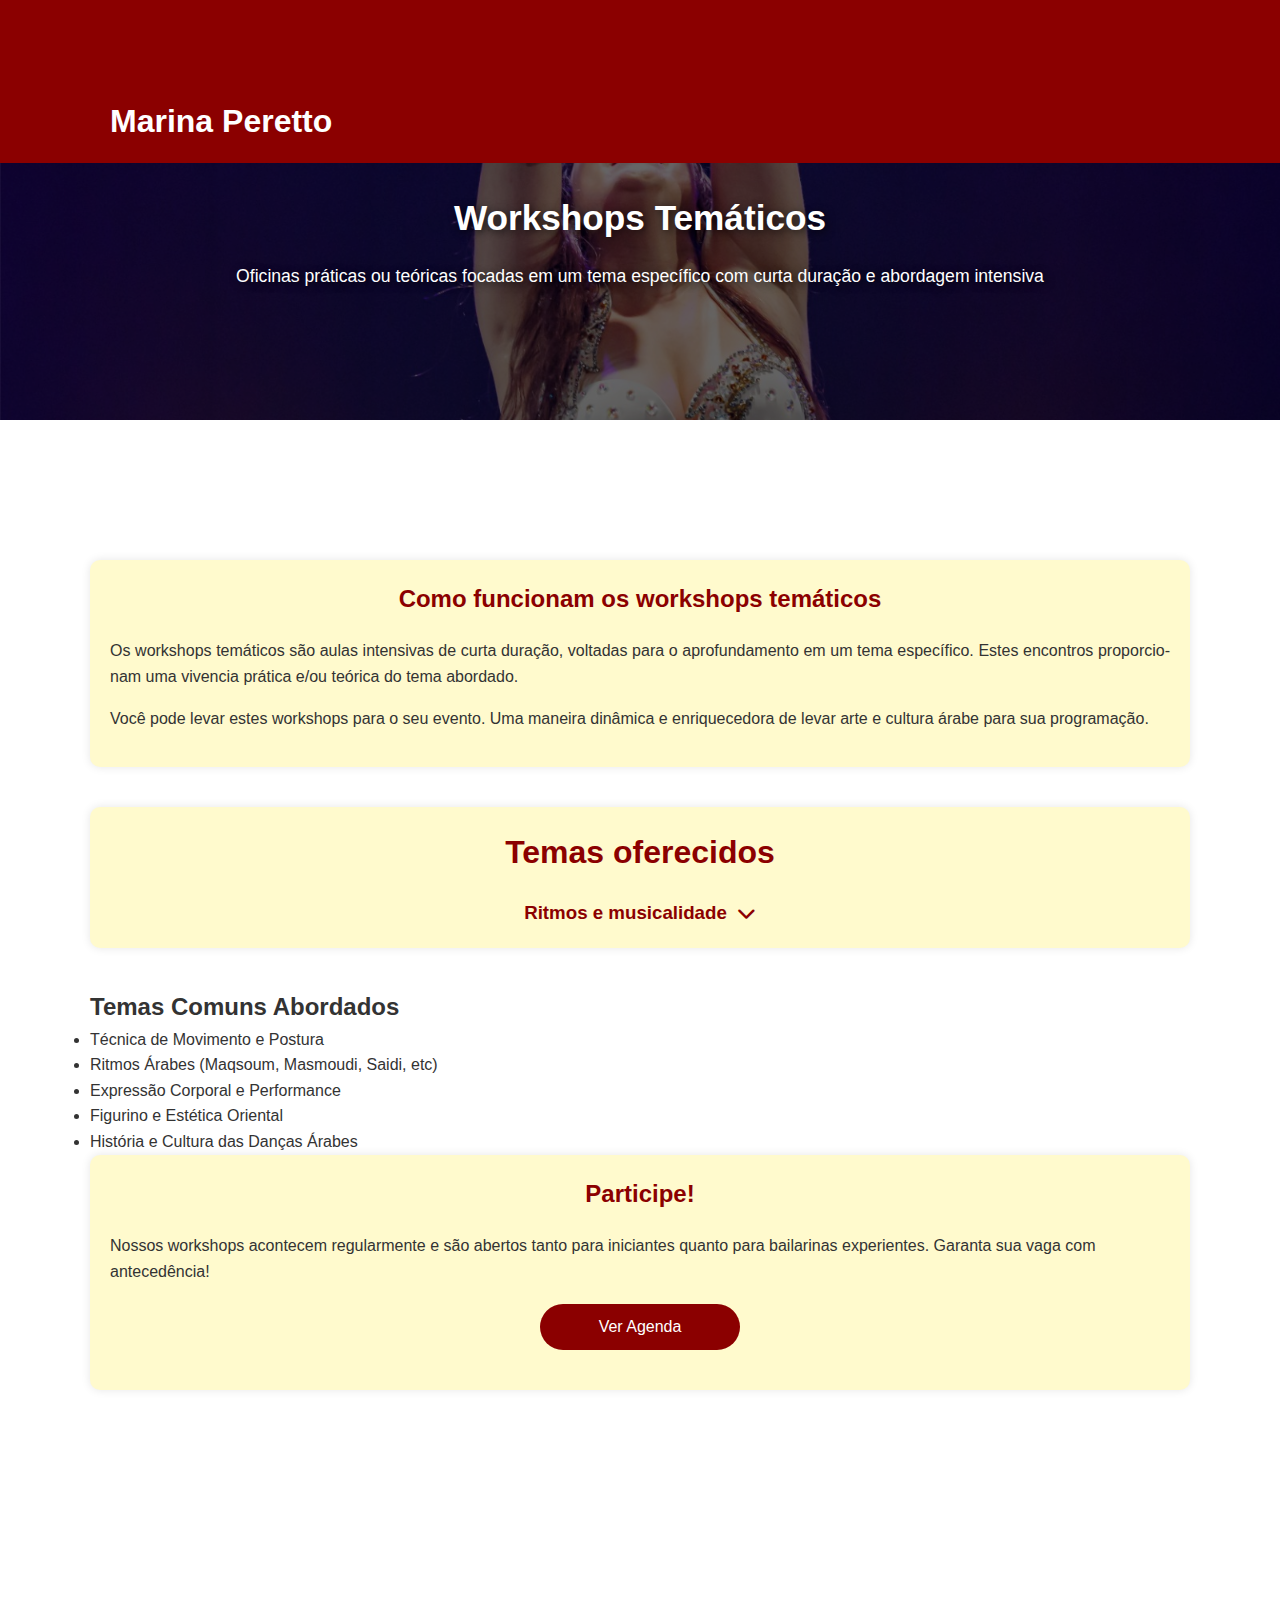
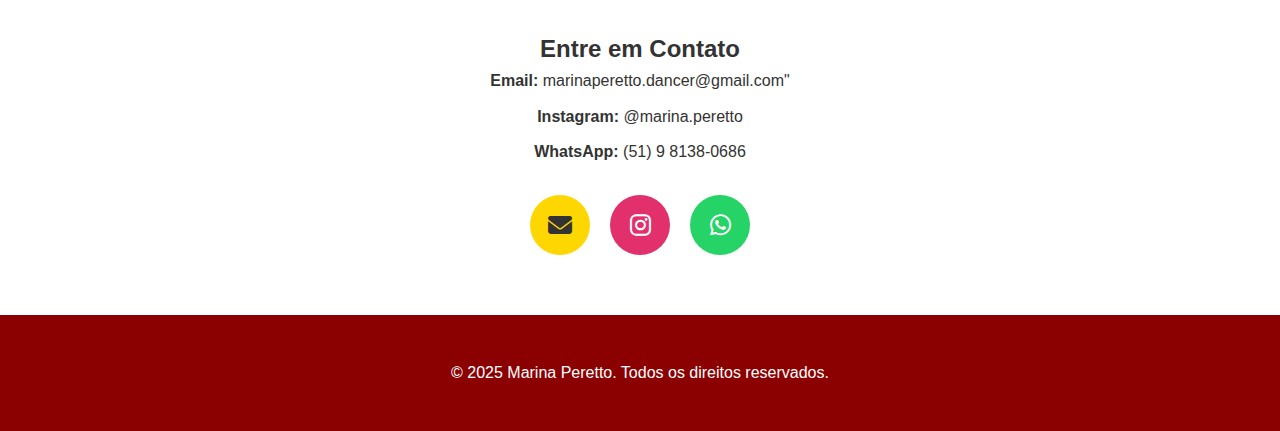
<file: workshops.html>
<!DOCTYPE html>
<html lang="pt-BR">
<head>
    <meta charset="UTF-8">
    <meta name="viewport" content="width=device-width, initial-scale=1.0">
    <title>Workshops Temáticos - Marina Peretto | Danças Árabes</title>
    <link rel="stylesheet" href="style.css">
    <link rel="stylesheet" href="aulas-presenciais.css">
    <!-- Font Awesome para ícones oficiais -->
    <link rel="stylesheet" href="https://cdnjs.cloudflare.com/ajax/libs/font-awesome/6.5.0/css/all.min.css">
</head>
<body>

<!-- Placeholder para o Header dinâmico -->
<header id="header-placeholder"></header>

<section class="hero-small">
    <div class="overlay"></div>
    <div class="hero-content">
        <h1>Workshops Temáticos</h1>
        <p>Oficinas práticas ou teóricas focadas em um tema específico com curta duração e abordagem intensiva</p>
    </div>
</section>

<main class="main-experiencia">
    <div class="container">
        <section class="descricao">
            <h2>Como funcionam os workshops temáticos</h2>
            <p>Os workshops temáticos são aulas intensivas de curta duração, voltadas para o aprofundamento em um tema específico. Estes encontros proporcionam uma vivencia prática e/ou teórica do tema abordado.</p>
            <p>Você pode levar estes workshops para o seu evento. Uma maneira dinâmica e enriquecedora de levar arte e cultura árabe para sua programação.</p>
        </section>

        <!-- Seção de "Temas oferecidos" com conteúdo colapsável -->
        <section class="beneficios">
            <h2>Temas oferecidos</h2> <!-- Título principal da seção -->

            <!-- Início do item colapsável "Ritmos e musicalidade" -->
            <div class="collapsible-item">
                <h3 class="collapsible-header">Ritmos e musicalidade <i class="fas fa-chevron-down"></i></h3>
                <div class="collapsible-content">
                    <ul class="lista-sem-bolinha">
                        <li>Ritmos Árabes - do básico ao avançado</li>
                        <li>Instrumentos árabes e Taksim</li>
                        <li>Expressividade árabe através dos Maqamat</li>
                        <li>Leitura musical através de grandes obras</li>
                        <li>Musicalidade aplicada a improvisação</li>
                    </ul>
                </div>
            </div>
            <!-- Fim do item colapsável -->

            <!-- Se houver outros temas colapsáveis, você pode adicioná-los aqui, seguindo a mesma estrutura .collapsible-item -->

        </section>

        <section class="detalhes">
            <h2>Temas Comuns Abordados</h2>
            <!-- Estes são os temas que você já tinha, mantidos como lista normal ou podem ser adaptados para mais colapsáveis se quiser -->
            <ul>
                <li>Técnica de Movimento e Postura</li>
                <li>Ritmos Árabes (Maqsoum, Masmoudi, Saidi, etc)</li>
                <li>Expressão Corporal e Performance</li>
                <li>Figurino e Estética Oriental</li>
                <li>História e Cultura das Danças Árabes</li>
            </ul>
        </section>

        <section class="chamada-acao">
            <h2>Participe!</h2>
            <p>Nossos workshops acontecem regularmente e são abertos tanto para iniciantes quanto para bailarinas experientes. Garanta sua vaga com antecedência!</p>
            <a href="#contato" class="btn btn-instagram">Ver Agenda</a>
        </section>
    </div>
</main>

<!-- Placeholder para a seção de Contato -->
<div id="secao-contato"></div>

<!-- Botão Fixo WhatsApp -->
<a href="https://wa.me/5551981380686" target="_blank" class="whatsapp-fixo">
    <i class="fab fa-whatsapp"></i>
</a>

<!-- Script principal para carregar header e contato -->
<script src="scripts.js"></script>

<script>
    document.addEventListener('DOMContentLoaded', function() {
        const collapsibleHeaders = document.querySelectorAll('.collapsible-header');

        collapsibleHeaders.forEach(header => {
            const collapsibleContent = header.nextElementSibling; // Pega o próximo elemento irmão, que é a div de conteúdo

            if (collapsibleContent) { // Garante que o conteúdo exista
                collapsibleContent.style.maxHeight = '0';
                collapsibleContent.style.paddingTop = '0';

                header.addEventListener('click', function() {
                    this.classList.toggle('active'); // Alterna a classe 'active' para rotação do ícone

                    if (collapsibleContent.classList.contains('expanded')) {
                        collapsibleContent.classList.remove('expanded');
                        collapsibleContent.style.maxHeight = '0'; // Colapsa
                        collapsibleContent.style.paddingTop = '0';
                    } else {
                        collapsibleContent.classList.add('expanded');
                        // Define o max-height para a altura total do conteúdo para transição suave
                        collapsibleContent.style.maxHeight = collapsibleContent.scrollHeight + "px";
                        collapsibleContent.style.paddingTop = '20px'; // Adiciona padding quando expandido
                    }
                });

                // Opcional: Ajusta max-height se a janela for redimensionada enquanto o conteúdo está expandido
                collapsibleContent.addEventListener('transitionend', () => {
                    if (collapsibleContent.classList.contains('expanded')) {
                        collapsibleContent.style.maxHeight = 'none'; // Remove max-height fixo após expansão completa para responsividade
                    }
                });

                window.addEventListener('resize', () => {
                    if (collapsibleContent.classList.contains('expanded') && collapsibleContent.style.maxHeight !== 'none') {
                        collapsibleContent.style.maxHeight = collapsibleContent.scrollHeight + "px";
                    }
                });
            }
        });
    });
</script>

</body>
</html>
</file>
<file: agendamento.css>
/* agendamento.css */

.formulario-main {
    padding: 60px 20px;
    background: #fff;
}

.formulario-main h2 {
    text-align: center;
    margin-bottom: 20px;
    color: #8B0000;
}

.form-group {
    margin-bottom: 20px;
    text-align: left;
}

.form-group label {
    display: block;
    font-weight: bold;
    margin-bottom: 5px;
    color: #333;
}

.form-group input,
.form-group textarea {
    width: 100%;
    padding: 10px;
    border: 1px solid #ccc;
    border-radius: 5px;
    font-size: 1rem;
}

.btn-instagram {
    background-color: #8B0000;
    color: white;
    padding: 10px 25px;
    font-size: 1rem;
    border: none;
    cursor: pointer;
    border-radius: 30px;
    transition: background 0.3s ease;
    display: block;
    margin: 20px auto;
}
.btn-instagram:hover {
    background-color: #a30000;
}
/* Centralizar o botão do formulário */
.formulario-main button[type="submit"] {
    display: block;
    margin: 20px auto;
    width: auto;
    padding: 10px 25px;
    font-size: 1rem;
    border-radius: 30px;
    background-color: #8B0000;
    color: white;
    transition: background 0.3s ease;
}

.formulario-main button[type="submit"]:hover {
    background-color: #a30000;
}
</file>
<file: aulas-presenciais.css>
/* aulas-presenciais.css */

.agenda {
    margin-top: 40px;
    text-align: center;
}
/* Centralizar o botão abaixo da agenda */
.agenda .btn {
    display: block;
    margin: 20px auto;
}
.agenda iframe {
    border: 0;
    width: 100%;
    height: 600px;
    margin: 20px 0;
}

/* ========================================= */
/* Estilos do Formulário de Agendamento (Movido de agendamento.css) */
/* ========================================= */
.agendamento-form-section { /* Nova classe para a seção do formulário */
    padding: 60px 20px;
    background: #fff; /* Fundo branco para o formulário */
}

.agendamento-form-section h2 {
    text-align: center;
    margin-bottom: 20px;
    color: #8B0000;
}

.form-group {
    margin-bottom: 20px;
    text-align: left; /* Mantém labels e inputs alinhados à esquerda */
}

.form-group label {
    display: block;
    font-weight: bold;
    margin-bottom: 5px;
    color: #333;
}

.form-group input,
.form-group textarea {
    width: 100%;
    padding: 10px;
    border: 1px solid #ccc;
    border-radius: 5px;
    font-size: 1rem;
}

/* Centralização e estilo do botão de envio do formulário */
.agendamento-form-section button[type="submit"] {
    display: block;
    margin: 20px auto; /* Centraliza horizontalmente */
    width: auto;
    padding: 10px 25px;
    font-size: 1rem;
    border-radius: 30px;
    background-color: #8B0000; /* Fundo vermelho escuro */
    color: white; /* Cor do texto branca */
    border: none;
    cursor: pointer;
    transition: background 0.3s ease;
}

.agendamento-form-section button[type="submit"]:hover {
    background-color: #a30000; /* Tom mais escuro no hover */
}


/* ========================================= */
/* Estilos existentes para a seção de Descrição */
/* ========================================= */
.descricao {
    background: #fdf5e6; /* Mesmo tom bege da seção Quem Sou */
    padding: 30px;
    border-radius: 10px;
    box-shadow: 0 0 10px rgba(0, 0, 0, 0.1);
    /* Removido margin-top para evitar espaçamento duplicado */
    margin-top: 0; /* AJUSTADO AQUI */
}

.descricao h2 {
    color: #8B0000; /* Vermelho escuro */
    text-align: center;
    margin-bottom: 20px;
}

.descricao p {
    text-align: justify;
    hyphens: auto;
    margin-bottom: 1rem;
}

/* ========================================= */
/* Estilos existentes para a seção de Benefícios */
/* ========================================= */
.beneficios {
    background: #fdf5e6; /* Cor de fundo igual à seção .descricao */
    padding: 30px;
    border-radius: 10px;
    box-shadow: 0 0 10px rgba(0, 0, 0, 0.1);
    margin-top: 40px;
    text-align: center;
    margin-bottom: 40px; /* ADICIONADO PARA CONTROLAR O ESPAÇAMENTO EXTERNO DA SEÇÃO */
}

/* Ajustado o tamanho da fonte para o título principal da seção 'Temas Oferecidos' */
.beneficios h2 {
    color: #8B0000;
    text-align: center;
    margin-bottom: 20px;
    font-size: 2rem; /* MANTIDO O TAMANHO ORIGINAL */
}

.beneficios p {
    text-align: center;
    margin-bottom: 1rem;
}

.beneficios ul {
    list-style: none;
    padding: 0;
    text-align: center;
}

.beneficios li {
    margin-bottom: 10px;
    text-align: center;
}

/* ========================================= */
/* Estilos existentes para a seção de Observação */
/* ========================================= */
.observacao {
    background: #f9f9f9;
    padding: 20px;
    border-radius: 8px;
    box-shadow: 0 2px 5px rgba(0, 0, 0, 0.05);
    margin-top: 30px;
    margin-bottom: 30px;
    text-align: center;
    color: #666;
    font-size: 0.95rem;
    font-style: italic;
}

.observacao p {
    margin: 0;
}

/* ========================================= */
/* Estilos para Seções Colapsáveis (Aplicado em Aulas-Presenciais e Workshops Temáticos) */
/* ========================================= */
.collapsible-item {
    margin-bottom: 20px; /* Aplica espaçamento abaixo de cada item colapsável */
}

.collapsible-item:last-child {
    margin-bottom: 0; /* Remove a margem do último item colapsável */
}

.collapsible-header {
    cursor: pointer; /* Indica que é clicável */
    display: flex;
    justify-content: center; /* Centraliza o texto e o ícone */
    align-items: center;
    gap: 10px; /* Espaço entre o texto e o ícone */
    user-select: none; /* Evita seleção de texto ao clicar */
    color: #8B0000; /* Cor vermelha para o título */
    /* Removido o font-size explícito para usar o tamanho padrão do h3 do navegador */
    font-weight: bold; /* Garante que o texto fique em negrito */
    margin-top: 0; /* REMOVIDA MARGEM SUPERIOR PARA MAIOR CONTROLE */
    margin-bottom: 0; /* REMOVIDA MARGEM INFERIOR PARA MAIOR CONTROLE PELO .collapsible-item */
}

/* Para garantir que o h3 dentro de .collapsible-item tenha o estilo correto se não for o collapsible-header */
.collapsible-item h3 {
    margin: 0; /* Remove margem padrão para melhor controle com o collapsible-header */
    padding: 0;
}


.collapsible-header i {
    transition: transform 0.3s ease; /* Rotação suave do ícone */
}

.collapsible-header.active i {
    transform: rotate(180deg); /* Gira o ícone quando a seção está ativa/expandida */
}

.collapsible-content {
    max-height: 0; /* Inicialmente oculta */
    overflow: hidden;
    /* Transição suave para altura, padding superior e inferior */
    transition: max-height 0.5s ease-out, padding-top 0.5s ease-out, padding-bottom 0.5s ease-out;
    padding-top: 0; /* Garante que não há padding superior quando colapsado */
    padding-bottom: 0; /* Garante que não há padding inferior quando colapsado */
    text-align: center; /* Centraliza o conteúdo da lista, se houver */
}

/* Garante que o ul e li dentro do conteúdo colapsável não tenham margens/paddings indesejados */
.collapsible-content ul {
    margin: 0; /* Remove margens padrão de UL */
    padding: 0; /* Garante que não há padding do UL */
    list-style: none; /* Já estava lá, mas reconfirmo */
}

.collapsible-content li {
    margin: 0; /* Remove margem padrão de LI */
    padding: 5px 0; /* Adiciona um pequeno padding interno nos itens da lista para legibilidade */
}

/* A classe .expanded será adicionada/removida via JavaScript para controlar a altura e padding-top */

/* ========================================= */
/* Estilos para o texto "Não encontrou o workshop que procura?" dentro da seção .beneficios */
/* ========================================= */
.beneficios .workshop-cta-text {
    margin-top: 30px; /* Adiciona um espaço acima deste bloco, separando-o dos itens colapsáveis */
    padding-top: 20px; /* Um padding interno para a parte superior do texto */
    border-top: 1px solid rgba(139, 0, 0, 0.2); /* Uma linha sutil para separar visualmente */
}

.beneficios .workshop-cta-text h2 {
    color: #8B0000; /* Cor vermelha para o título */
    text-align: center;
    margin-bottom: 15px; /* Margem inferior para separar do parágrafo */
    font-size: 1.8rem; /* Um pouco menor que o h2 principal da seção, mas ainda destacável */
}

.beneficios .workshop-cta-text p {
    text-align: center; /* Centraliza o parágrafo */
    color: #333; /* Cor do texto padrão */
    margin-bottom: 0; /* Remove margem inferior padrão do último parágrafo */
}

/* ========================================= */
/* Estilos para a nova seção "Próximos Workshops" */
/* ========================================= */
.proximos-workshops {
    padding: 60px 20px; /* Padding padrão para seções */
    background: #fff; /* FUNDO BRANCO AGORA */
    text-align: center;
    margin-top: 40px; /* Espaçamento da seção anterior */
}

.proximos-workshops h2 {
    color: #8B0000; /* Título em vermelho */
    margin-bottom: 40px; /* Espaço abaixo do título */
    font-size: 2rem;
}

.workshops-grid {
    display: grid;
    /* Colunas responsivas: 1 coluna em telas pequenas, 2 em médias, 3 em grandes */
    grid-template-columns: repeat(auto-fit, minmax(280px, 1fr));
    gap: 30px; /* Espaçamento entre os itens do grid */
    max-width: 1100px; /* Limita a largura do grid */
    margin: 0 auto; /* Centraliza o grid */
}

.workshop-item {
    background: #fdf5e6; /* Fundo para cada item do workshop */
    border-radius: 10px;
    box-shadow: 0 4px 15px rgba(0, 0, 0, 0.1); /* Sombra para o item */
    overflow: hidden; /* Garante que a imagem respeite o border-radius */
    text-align: center;
    transition: transform 0.3s ease; /* Efeito de hover */
}

.workshop-item:hover {
    transform: translateY(-5px); /* Efeito de "levantar" no hover */
}

.workshop-item img {
    width: 100%;
    height: 500px; /* <--- ALTURA AUMENTADA PARA AS IMAGENS */
    object-fit: cover; /* Garante que a imagem preencha o espaço sem distorcer */
    border-bottom: 1px solid rgba(0, 0, 0, 0.1); /* Linha para separar imagem do texto */
}

.workshop-item h3 {
    color: #8B0000; /* Título do workshop em vermelho */
    font-size: 1.3rem;
    margin: 15px 10px 10px; /* Margem interna para o título */
}

.workshop-item p {
    color: #555;
    font-size: 0.95rem;
    padding: 0 15px 15px; /* Padding interno para o parágrafo */
    margin: 0; /* Remove margem padrão */
}
</file>
<file: components.css>
/* components.css */

/* ========================================= */
/* Estilos para Seções de Conteúdo Reutilizáveis (descricao, beneficios) */
/* ========================================= */
.descricao, .beneficios {
    background: #fdf5e6; /* Cor de fundo para seções de conteúdo */
    padding: 30px;
    border-radius: 10px;
    box-shadow: 0 0 10px rgba(0, 0, 0, 0.1);
    margin-top: 40px; /* Espaçamento da seção anterior */
    margin-bottom: 40px; /* Garante espaçamento entre seções */
    text-align: center;
}

.descricao h2, .beneficios h2 {
    color: #8B0000;
    text-align: center;
    margin-bottom: 20px;
    font-size: 2rem; /* Tamanho padrão para títulos h2 */
}

.descricao p, .beneficios p {
    text-align: justify;
    hyphens: auto;
    margin-bottom: 1rem;
}

.beneficios ul {
    list-style: none; /* Remove a bolinha padrão para todas as ULs dentro de benefícios */
    padding: 0;
    text-align: center; /* Centraliza a lista, mas será sobrescrito pela lista personalizada */
}

.beneficios li {
    margin-bottom: 10px;
    text-align: center; /* Centraliza os itens, mas será sobrescrito pela lista personalizada */
}

/* Estilos específicos para a seção de shows.html */
.beneficios .beneficios-subtitle { /* Para o texto "Conheça os formatos..." */
    font-size: 1.1rem; /* Tamanho ligeiramente maior que o p padrão */
    color: #333; /* Cor preta padrão */
    font-weight: normal; /* Sem negrito */
    margin-bottom: 30px; /* Espaço abaixo do subtítulo */
    text-align: center;
}

.beneficios .show-format-detail {
    margin-bottom: 25px; /* Espaço entre os blocos de tipo de show */
}

.beneficios .show-format-detail h3 {
    color: #333; /* Cor preta */
    font-size: 1rem; /* Mesmo tamanho do conteúdo (1rem) */
    margin-bottom: 10px; /* Espaço abaixo do título do formato */
    font-weight: bold; /* Mantém negrito para os títulos de formato */
    text-align: justify; /* Justificado */
    max-width: 800px; /* Limita a largura para consistência com o parágrafo */
    margin-left: auto; /* Centraliza junto com max-width */
    margin-right: auto; /* Centraliza junto com max-width */
}

.beneficios .show-format-detail p {
    color: #333; /* Cor preta para o texto do formato */
    font-size: 1rem;
    text-align: justify; /* Já estava justificado, mantido */
    hyphens: auto;
    max-width: 800px; /* Limita a largura do parágrafo para melhor legibilidade */
    margin: 0 auto; /* Centraliza o parágrafo */
}

.beneficios h4 { /* Para "Outras Opções e Adaptações" */
    color: #555; /* Cor mais suave */
    font-size: 1.2rem;
    margin-top: 40px; /* Espaço acima do subtítulo "Outras Opções" */
    margin-bottom: 15px; /* Espaço abaixo do subtítulo "Outras Opções" */
    text-align: center;
}

/* Estilos para a lista personalizada com tracinhos e justificada (usada em direcionamento.html) */
.lista-personalizada-coreografia {
    list-style: none; /* Garante que não haja bolinhas */
    padding-left: 0; /* Remove o padding padrão da UL */
    margin: 0 auto; /* Centraliza a lista inteira */
    max-width: 800px; /* Limita a largura para melhor justificativa */
    text-align: initial; /* Reinicia o alinhamento de texto para que os LIs possam ser justificados */
}

.lista-personalizada-coreografia li {
    text-align: justify; /* Justifica o texto dentro do LI */
    margin-bottom: 15px; /* Espaço entre os itens */
    position: relative; /* Para posicionar o pseudo-elemento */
    padding-left: 20px; /* Espaço para o tracinho */
    color: #333; /* Cor do texto */
    font-size: 1rem; /* Tamanho da fonte consistente */
    line-height: 1.6; /* Altura da linha para legibilidade */
}

.lista-personalizada-coreografia li::before {
    content: "– "; /* O tracinho (travessão) como bullet */
    color: #8B0000; /* Cor do tracinho */
    font-weight: bold; /* Deixa o tracinho em negrito */
    position: absolute;
    left: 0; /* Posição do tracinho */
    top: 0;
}

/* ========================================= */
/* Estilos para a Seção de Observação (reutilizado) */
/* ========================================= */
.observacao {
    background: #f9f9f9; /* Fundo diferente para observação */
    padding: 20px;
    border-radius: 8px;
    box-shadow: 0 2px 5px rgba(0, 0, 0, 0.05);
    margin-top: 30px; /* Espaçamento da seção anterior */
    margin-bottom: 30px; /* Espaçamento da próxima seção */
    text-align: center;
    color: #666;
    font-size: 0.95rem;
    font-style: italic;
}
.observacao p {
    margin: 0; /* Remove margem padrão do parágrafo dentro de observação */
}

/* ========================================= */
/* Estilos para o Formulário (agendamento-form-section) - Reutilizado */
/* ========================================= */
.agendamento-form-section {
    padding: 60px 20px;
    background: #fff; /* Fundo branco padrão para formulários */
    border-radius: 10px;
    box-shadow: 0 0 10px rgba(0, 0, 0, 0.1);
    margin-top: 40px; /* Espaçamento da seção anterior */
    margin-bottom: 40px; /* Espaçamento da próxima seção */
}

.agendamento-form-section h2 {
    text-align: center;
    margin-bottom: 20px;
    color: #8B0000;
}

.form-group {
    margin-bottom: 20px;
    text-align: left;
}

.form-group label {
    display: block;
    font-weight: bold;
    margin-bottom: 5px;
    color: #333;
}

.form-group input,
.form-group textarea,
.form-group select {
    width: 100%;
    padding: 10px;
    border: 1px solid #ccc;
    border-radius: 5px;
    font-size: 1rem;
    box-sizing: border-box; /* Garante que padding não expanda a largura */
}

.agendamento-form-section button[type="submit"] {
    display: block;
    margin: 20px auto;
    width: auto;
    padding: 10px 25px;
    font-size: 1rem;
    border-radius: 30px;
    background-color: #8B0000;
    color: white;
    border: none;
    cursor: pointer;
    transition: background 0.3s ease;
}

.agendamento-form-section button[type="submit"]:hover {
    background-color: #a30000;
}

/* ========================================= */
/* Estilos para a Seção de Serviços (Cards da Home - Experiências Oferecidas) - Reutilizado */
/* ========================================= */
.servicos { /* Usado na index.html para "Experiências Oferecidas" */
    padding: 60px 20px;
    background: #fff; /* Fundo branco para a seção de serviços */
    text-align: center;
    margin-top: 40px;
    margin-bottom: 40px;
}
.servicos h2 {
    color: #8B0000;
    margin-bottom: 40px;
    font-size: 2rem;
}
.cards { /* Grid para os cards de serviço */
    display: grid;
    grid-template-columns: repeat(auto-fit, minmax(220px, 1fr));
    gap: 20px;
    max-width: 1100px;
    margin: 0 auto;
}
.card-btn { /* Estilo base do card-botão */
    background: #fdf5e6;
    border-radius: 10px;
    padding: 20px;
    box-shadow: 0 0 10px rgba(0, 0, 0, 0.1);
    text-align: center;
    text-decoration: none;
    color: inherit;
    display: flex;
    flex-direction: column;
    justify-content: center;
    min-height: 150px;
    transition: all 0.3s ease;
    border: none;
    cursor: pointer;
}
.card-btn:hover {
    transform: scale(1.03);
    background-color: #f5e8ca;
}
.card-btn h3 {
    margin-top: 0;
    font-size: 1rem;
    color: #8B0000;
    overflow: hidden;
    text-overflow: ellipsis;
    min-height: 2.5em;
    display: flex;
    align-items: center;
    justify-content: center;
    text-align: center;
    height: auto;
    line-height: 1.2;
}
.card-btn p {
    font-size: 0.95rem;
    color: #333;
    margin-top: 10px;
}


/* ========================================= */
/* Estilos para as Seções de Cards de Workshops/Cursos */
/* ========================================= */
.proximos-workshops, .cursos-formacao-cards {
    padding: 60px 20px;
    background: #fff;
    text-align: center;
    margin-top: 40px;
    margin-bottom: 40px;
}

.proximos-workshops h2, .cursos-formacao-cards h2 {
    color: #8B0000;
    margin-bottom: 40px;
    font-size: 2rem;
}

.workshops-grid {
    display: grid;
    grid-template-columns: repeat(1, 1fr); /* Padrão: 1 coluna em telas muito pequenas */
    gap: 30px;
    max-width: 1100px; /* Limita a largura máxima do grid */
    margin: 0 auto;
}

@media (min-width: 640px) { /* Telas médias e maiores */
    .workshops-grid {
        grid-template-columns: repeat(2, 1fr); /* 2 colunas */
    }
}

@media (min-width: 900px) { /* Telas maiores (desktop) */
    .workshops-grid {
        grid-template-columns: repeat(3, 1fr); /* 3 colunas */
    }
}

@media (min-width: 1200px) { /* Telas muito grandes (desktops mais largos) */
    .workshops-grid {
        grid-template-columns: repeat(4, 1fr); /* 4 colunas */
    }
}

.workshop-item {
    background: #fdf5e6;
    border-radius: 10px;
    box-shadow: 0 4px 15px rgba(0, 0, 0, 0.1);
    overflow: hidden;
    text-align: center;
    transition: transform 0.3s ease;
}

.workshop-item:hover {
    transform: translateY(-5px);
}

.workshop-item img {
    width: 100%;
    height: 200px; /* Altura fixa para as imagens dos cards */
    object-fit: cover;
    border-bottom: 1px solid rgba(0, 0, 0, 0.1);
    cursor: zoom-in;
}

.workshop-item h3 {
    color: #8B0000;
    font-size: 1.3rem;
    margin: 15px 10px 10px;
}

.workshop-item p {
    color: #555;
    font-size: 0.95rem;
    padding: 0 15px 15px;
    margin: 0;
}

/* ========================================= */
/* Estilos para o Modal de Imagem (Lightbox) - Reutilizado */
/* ========================================= */
.modal-overlay {
    position: fixed;
    top: 0;
    left: 0;
    width: 100%;
    height: 100%;
    background: rgba(0, 0, 0, 0.8);
    display: flex;
    justify-content: center;
    align-items: center;
    z-index: 2000;
    opacity: 0;
    visibility: hidden;
    transition: opacity 0.3s ease, visibility 0.3s ease;
}

.modal-overlay.visible {
    opacity: 1;
    visibility: visible;
}

.modal-content {
    position: relative;
    background: #fff;
    padding: 0;
    border-radius: 10px;
    box-shadow: 0 5px 20px rgba(0, 0, 0, 0.5);
    display: flex;
    justify-content: center;
    align-items: center;
}

.modal-content img {
    max-width: 90vw;
    max-height: 90vh;
    width: auto;
    height: auto;
    display: block;
    border-radius: 5px;
    object-fit: contain;
    padding: 20px;
    box-sizing: border-box;
}

.modal-close-btn {
    position: absolute;
    top: 10px;
    right: 10px;
    background: #8B0000;
    color: white;
    border: none;
    border-radius: 50%;
    width: 40px;
    height: 40px;
    font-size: 1.5rem;
    cursor: pointer;
    display: flex;
    justify-content: center;
    align-items: center;
    transition: background 0.3s ease;
    box-shadow: 0 2px 5px rgba(0,0,0,0.2);
}

.modal-close-btn:hover {
    background: #a30000;
}

@media (max-width: 600px) {
    .modal-content img {
        padding: 10px;
    }
}

/* ========================================= */
/* Estilos para Seções Colapsáveis (Collapsible) - Reutilizado */
/* ========================================= */
.collapsible-item {
    margin-bottom: 20px;
}

.collapsible-item:last-child {
    margin-bottom: 0;
}

.collapsible-header {
    cursor: pointer;
    display: flex;
    justify-content: center;
    align-items: center;
    gap: 10px;
    user-select: none;
    color: #8B0000;
    font-weight: bold;
    margin-top: 0;
    margin-bottom: 0;
}

.collapsible-item h3 {
    margin: 0;
    padding: 0;
}

.collapsible-header i {
    transition: transform 0.3s ease;
}

.collapsible-header.active i {
    transform: rotate(180deg);
}

.collapsible-content {
    max-height: 0;
    overflow: hidden;
    transition: max-height 0.5s ease-out, padding-top 0.5s ease-out, padding-bottom 0.5s ease-out;
    padding-top: 0;
    padding-bottom: 0;
    text-align: center;
}

.collapsible-content ul {
    margin: 0;
    padding: 0;
    list-style: none;
}

.collapsible-content li {
    margin: 0;
    padding: 5px 0;
}

/* ========================================= */
/* Estilos para o texto "Não encontrou o workshop que procura?" - Reutilizado */
/* ========================================= */
.workshop-cta-text {
    margin-top: 30px;
    padding-top: 20px;
    border-top: 1px solid rgba(139, 0, 0, 0.2);
}

.workshop-cta-text h2 {
    color: #8B0000;
    text-align: center;
    margin-bottom: 15px;
    font-size: 1.8rem;
}

.workshop-cta-text p {
    text-align: center;
    color: #333;
    margin-bottom: 0;
}

/* ========================================= */
/* Estilos para os Botões de Contato (usados na seção de Contato) - Reutilizado */
/* ========================================= */
.botoes-contato {
    display: flex;
    flex-wrap: wrap;
    justify-content: center;
    gap: 15px;
    margin-top: 30px;
}

.btn { /* Estilo base para todos os botões de ícone social */
    display: inline-flex;
    align-items: center;
    justify-content: center;
    width: 60px;
    height: 60px;
    border-radius: 50%;
    font-size: 1.8rem; /* Tamanho do ícone */
    color: white;
    text-decoration: none;
    transition: background-color 0.3s ease, transform 0.2s ease;
    box-shadow: 0 4px 8px rgba(0, 0, 0, 0.1);
}

.btn-email {
    background-color: #8B0000;
}
.btn-email:hover {
    background-color: #a30000;
    transform: translateY(-3px);
    opacity: 0.9;
}

.btn-instagram {
    background: linear-gradient(45deg, #f09433 0%, #e6683c 25%, #dc2743 50%, #cc2366 75%, #bc1888 100%);
}
.btn-instagram:hover {
    transform: translateY(-3px);
    opacity: 0.9;
}

.btn-whatsapp {
    background-color: #25D366;
}
.btn-whatsapp:hover {
    background-color: #1ebd58;
    transform: translateY(-3px);
    opacity: 0.9;
}

/* Estilo para o botão "Agende Sua Aula" (se reutilizável) */
.btn-agendar {
    background-color: #8B0000;
    color: white;
    padding: 12px 25px;
    font-size: 1rem;
    border: none;
    cursor: pointer;
    border-radius: 5px;
    text-decoration: none;
    display: inline-block;
    transition: background 0.3s ease;
    text-align: center;
    width: auto;
    height: auto;
}
.btn-agendar:hover {
    background-color: #a30000;
}

/* ========================================= */
/* Estilos para a Seção de VÍDEOS (reutilizado) */
/* ========================================= */
.videos-section {
    padding: 60px 20px;
    background: #fdf5e6; /* Cor de fundo para a seção de vídeos */
    text-align: center;
    margin-top: 40px;
    margin-bottom: 40px;
    border-radius: 10px;
    box-shadow: 0 0 10px rgba(0, 0, 0, 0.1);
}

.videos-section h2 {
    color: #8B0000;
    margin-bottom: 40px;
    font-size: 2rem;
}

.video-grid {
    display: grid;
    grid-template-columns: repeat(1, 1fr); /* Padrão: 1 coluna em telas muito pequenas */
    gap: 30px;
    max-width: 1100px;
    margin: 0 auto;
}

@media (min-width: 550px) { /* Telas médias e maiores */
    .video-grid {
        grid-template-columns: repeat(2, 1fr); /* 2 colunas */
    }
}

@media (min-width: 900px) { /* Telas grandes e maiores */
    .video-grid {
        grid-template-columns: repeat(3, 1fr); /* 3 colunas */
    }
}

.video-responsive-container {
    position: relative;
    padding-bottom: 56.25%; /* 16:9 aspect ratio (height / width = 9 / 16 = 0.5625) */
    height: 0;
    overflow: hidden;
    max-width: 100%;
    background: #000; /* Black background for letterboxing */
    border-radius: 8px; /* Rounded corners for video container */
    box-shadow: 0 4px 15px rgba(0, 0, 0, 0.2);
}

.video-responsive-container iframe {
    position: absolute;
    top: 0;
    left: 0;
    width: 100%;
    height: 100%;
    border: 0;
}

/* ========================================= */
/* Estilos para a Seção de Chamada para Ação (Chamada-Acao) - Reutilizado */
/* ========================================= */
.chamada-acao {
    padding: 60px 20px;
    background: #FFD700; /* Fundo amarelo para a chamada para ação */
    text-align: center;
    border-radius: 10px;
    box-shadow: 0 0 10px rgba(0, 0, 0, 0.1);
    margin-top: 40px;
    margin-bottom: 40px;
}

.chamada-acao h2 {
    color: #8B0000;
    margin-bottom: 20px;
    font-size: 2rem;
}

.chamada-acao p {
    color: #333;
    margin-bottom: 20px;
    font-size: 1.1rem;
}

.chamada-acao .btn {
    margin-top: 15px;
    background-color: #8B0000;
    color: white;
    padding: 12px 25px;
    font-size: 1rem;
    border-radius: 30px;
    width: auto;
    height: auto;
    box-shadow: 0 4px 8px rgba(0,0,0,0.2);
}
.chamada-acao .btn:hover {
    background-color: #a30000;
    transform: translateY(-3px);
}

/* ========================================= */
/* NOVOS ESTILOS PARA SEÇÕES DO PORTFÓLIO (Ajustes de Flexbox) */
/* ========================================= */

/* Estilos para seções com imagem e texto */
.section-content-split {
    padding: 60px 20px;
    border-radius: 10px;
    box-shadow: 0 0 10px rgba(0, 0, 0, 0.1);
    margin-top: 40px;
    margin-bottom: 40px;
}

.section-content-split .content-wrapper {
    display: flex;
    flex-direction: row; /* Padrão: Imagem à esquerda, texto à direita */
    align-items: center;
    gap: 40px; /* Espaço entre a imagem e o texto */
    /* Removido flex-wrap para desktop para forçar lado a lado */
    justify-content: center; /* Centraliza conteúdo quando quebra a linha */
}

/* Quando a seção está em ordem inversa (texto à esquerda, imagem à direita) */
.section-content-split.section-reverse .content-wrapper {
    flex-direction: row-reverse; /* Inverte a ordem para texto à esquerda, imagem à direita */
}

.section-content-split .image-col-left,
.section-content-split .image-col-right {
    flex-shrink: 0; /* Impede que a imagem encolha além do necessário */
    flex-grow: 0; /* Impede que a imagem cresça além do seu tamanho ideal */
    /* Definindo largura e altura fixas para as imagens aqui */
    width: 556px; /* Largura desejada para a imagem */
    height: 800px; /* Altura desejada para a imagem */
    max-width: 45%; /* Garante que a imagem não seja muito grande em telas menores de desktop */
    object-fit: cover; /* Recorta a imagem para preencher o espaço mantendo a proporção */
    border-radius: 10px;
    box-shadow: 0 4px 15px rgba(0, 0, 0, 0.2);
    display: block; /* Remove espaço extra abaixo da imagem */
    margin: 0; /* Remove margens automáticas para permitir que o flexbox gerencie */
}

/* Largura específica para a imagem da seção de premiações */
.section-content-split.section-reverse .image-col-right {
    width: 560px; /* Largura para a imagem de premiações */
}


.section-content-split .text-col-left,
.section-content-split .text-col-right {
    flex-grow: 1; /* Permite que o texto cresça para preencher o espaço restante */
    flex-shrink: 1; /* Permite que o texto encolha se necessário */
    flex-basis: auto; /* Base inicial flexível */
    min-width: 300px; /* Largura mínima para o texto antes de quebrar em novas linhas */
    text-align: justify;
    hyphens: auto;
}

.section-content-split h2 {
    color: #8B0000;
    text-align: center; /* Centraliza o título dentro da coluna de texto */
    margin-bottom: 20px;
    font-size: 2rem;
}

.section-content-split p, .section-content-split ul {
    color: #333;
    font-size: 1rem;
    margin-bottom: 1rem;
    text-align: justify;
}

.section-content-split ul {
    list-style: none; /* Remove marcadores padrão */
    padding-left: 0;
    margin-top: 15px;
}

.section-content-split ul li {
    position: relative;
    padding-left: 20px; /* Espaço para o tracinho */
    margin-bottom: 10px;
}

.section-content-split ul li::before {
    content: "– "; /* Tracinho como marcador */
    color: #8B0000;
    font-weight: bold;
    position: absolute;
    left: 0;
}

/* Estilos para seções apenas com texto */
.section-text-only {
    padding: 60px 20px;
    border-radius: 10px;
    box-shadow: 0 0 10px rgba(0, 0, 0, 0.1);
    margin-top: 40px;
    margin-bottom: 40px;
    text-align: center;
}

.section-text-only h2 {
    color: #8B0000;
    margin-bottom: 20px;
    font-size: 2rem;
}

.section-text-only p {
    color: #333;
    font-size: 1rem;
    text-align: justify;
    hyphens: auto;
    max-width: 900px; /* Limita a largura para melhor legibilidade */
    margin: 0 auto 1rem auto; /* Centraliza o parágrafo */
}

.section-text-only ul {
    list-style: none;
    padding-left: 0;
    margin: 0 auto;
    max-width: 900px; /* Centraliza a lista */
    text-align: justify;
    margin-top: 15px;
}

.section-text-only ul li {
    position: relative;
    padding-left: 20px;
    margin-bottom: 10px;
    color: #333;
    font-size: 1rem;
}

.section-text-only ul li::before {
    content: "– ";
    color: #8B0000;
    font-weight: bold;
    position: absolute;
    left: 0;
}


/* Cores de Fundo */
.section-background-white {
    background: #fff;
}

.section-background-primary {
    background: #f5e8ca; /* Cor solicitada para "Formação" */
}

/* Media Queries para responsividade */
@media (max-width: 768px) {
    .section-content-split .content-wrapper {
        flex-direction: column; /* Empilha a imagem e o texto em telas menores */
        flex-wrap: wrap; /* Permite que os itens quebrem a linha */
        gap: 20px; /* Reduz o espaçamento em mobile */
    }

    .section-content-split.section-reverse .content-wrapper {
        flex-direction: column; /* Também empilha em telas menores, sem inverter a ordem */
    }

    .section-content-split .image-col-left,
    .section-content-split .image-col-right,
    .section-content-split .text-col-left,
    .section-content-split .text-col-right {
        min-width: unset; /* Remove largura mínima para seções quebrarem corretamente */
        width: 100%; /* Ocupa 100% da largura em mobile */
        max-width: 100%; /* Garante que ocupem 100% da largura disponível */
    }

    .section-content-split img {
        height: 300px; /* Altura menor para imagens em mobile */
        object-fit: cover;
    }
    
    .section-content-split h2,
    .section-text-only h2 {
        font-size: 1.8rem; /* Reduz tamanho dos títulos em mobile */
    }

    .section-content-split p, .section-content-split ul,
    .section-text-only p, .section-text-only ul {
        font-size: 0.95rem; /* Ajusta tamanho do texto em mobile */
        padding-left: 0; /* Garante alinhamento para listas em mobile */
    }
}
</file>
<file: style.css>
/* Reset */
* {
    margin: 0;
    padding: 0;
    box-sizing: border-box;
}

body {
    font-family: 'Open Sans', sans-serif;
    line-height: 1.6;
    color: #333;
    background-color: #fff;
}

.container {
    width: 90%;
    max-width: 1100px;
    margin: auto;
    padding-top: 80px; /* Evita sobreposição do header fixo */
}

/* Header */
header {
    background: #8B0000; /* Vermelho escuro */
    color: white;
    padding: 1rem 0;
    position: fixed;
    top: 0;
    left: 0;
    width: 100%;
    z-index: 1000;
}
header h1 {
    float: left;
    margin-left: 20px;
}

/* Botão Hamburguer */
.menu-toggle {
    display: none;
    background: none;
    border: none;
    color: white;
    font-size: 1.5rem;
    cursor: pointer;
    margin-right: 20px;
    position: absolute;
    right: 20px;
    top: 15px;
}
.menu-toggle i {
    transition: transform 0.3s ease;
}
.menu-toggle.active i {
    transform: rotate(90deg);
}

/* Navegação principal */
#main-nav ul {
    list-style: none;
    display: flex;
    justify-content: flex-end;
    margin-right: 20px;
}
#main-nav li {
    margin-left: 20px;
}
#main-nav a {
    color: white;
    text-decoration: none;
    font-weight: bold;
    transition: opacity 0.3s;
}
#main-nav a:hover {
    opacity: 0.8;
}

/* Hero Section */
.hero {
    background: url('imagens/fundao.jpeg') no-repeat center center/cover;
    height: 100vh;
    position: relative;
    color: white;
    display: flex;
    align-items: center;
    justify-content: center;
}
.overlay {
    position: absolute;
    top: 0;
    left: 0;
    width: 100%;
    height: 100%;
    background: rgba(0, 0, 0, 0.6);
    z-index: 1;
}
.hero-content {
    position: relative;
    z-index: 2;
    text-align: center;
    max-width: 900px;
    white-space: nowrap;
}
.hero h2 {
    font-size: 2.5rem;
    margin-bottom: 1rem;
    text-shadow: 2px 2px 8px rgba(0, 0, 0, 0.7);
}
.hero p {
    font-size: 1.1rem;
    text-shadow: 2px 2px 8px rgba(0, 0, 0, 0.7);
}

@media (max-width: 768px) {
    .hero {
        height: auto;
        min-height: 400px;
        background-attachment: scroll;
    }
    .hero-content {
        white-space: normal;
        width: 90%;
        font-size: 0.95rem;
    }
    .hero h2 {
        font-size: 1.6rem;
    }
    .hero p {
        font-size: 0.9rem;
    }
}

/* Seção Quem Sou */
.sobre {
    padding: 60px 20px;
    background: #fdf5e6; /* areia */
}
.sobre h2 {
    text-align: center;
    margin-bottom: 20px;
    font-size: 2rem;
    color: #8B0000;
}
.sobre-conteudo {
    display: flex;
    align-items: stretch;
    gap: 20px;
    margin-top: 20px;
    flex-wrap: wrap;
}
.texto-quem-sou {
    flex: 1;
    min-width: 250px;
    display: flex;
    flex-direction: column;
    justify-content: space-between;
}
.texto-quem-sou p {
    text-align: justify;
    hyphens: auto;
    margin-bottom: 1rem;
}
.foto-professora {
    flex: 1;
    max-width: 300px;
    width: 100%;
    height: auto;
    border-radius: 10px;
    box-shadow: 0 4px 15px rgba(0, 0, 0, 0.2);
    transition: transform 0.3s ease;
    object-fit: cover;
    align-self: center;
}
.foto-professora:hover {
    transform: scale(1.02);
}

@media (max-width: 768px) {
    .foto-professora {
        order: 1;
        margin: 20px auto;
        max-width: 90%;
    }

    .texto-quem-sou {
        order: 2;
        width: 100%;
    }

    .texto-quem-sou p {
        text-align: left;
    }

    .btn {
        width: 45px;
        height: 45px;
        font-size: 1.2rem;
    }
}

/* Serviços / Experiências Oferecidas */
.servicos {
    padding: 60px 20px;
    background: #fff;
}
.servicos h2 {
    text-align: center;
    margin-bottom: 40px;
    font-size: 2rem;
    color: #8B0000;
}
.cards {
    display: grid;
    grid-template-columns: repeat(auto-fit, minmax(220px, 1fr));
    gap: 20px;
}
.card-btn {
    background: #fdf5e6; /* Mesma cor da seção Quem Sou */
    border-radius: 10px;
    padding: 20px;
    box-shadow: 0 0 10px rgba(0, 0, 0, 0.1);
    text-align: center;
    text-decoration: none;
    color: inherit;
    display: flex;
    flex-direction: column;
    justify-content: center;
    min-height: 150px;
    transition: all 0.3s ease;
    border: none;
    cursor: pointer;
}
.card-btn:hover {
    transform: scale(1.03);
    background-color: #f5e8ca;
}
.card-btn h3 {
    margin-top: 0;
    font-size: 1rem;
    color: #8B0000;
    white-space: nowrap;
    overflow: hidden;
    text-overflow: ellipsis;
    min-height: 2.5em;
    display: flex;
    align-items: center;
    justify-content: center;
    text-align: center;
    height: 2.5em;
    line-height: 1.2;
}
.card-btn p {
    font-size: 0.95rem;
    color: #333;
    margin-top: 10px;
}

@media (max-width: 768px) {
    .card-btn h3 {
        white-space: normal;
        font-size: 0.95rem;
        min-height: auto;
        height: auto;
        line-height: normal;
    }

    .card-btn p {
        font-size: 0.85rem;
    }

    .foto-professora {
        order: 1;
        margin: 20px auto;
        max-width: 90%;
    }

    .texto-quem-sou {
        order: 2;
        width: 100%;
    }

    .texto-quem-sou p {
        text-align: left;
    }

    .btn {
        width: 45px;
        height: 45px;
        font-size: 1.2rem;
    }
}

/* Galeria */
.galeria {
    padding: 60px 20px;
    background: #fdf5e6;
}
.galeria h2 {
    text-align: center;
    margin-bottom: 40px;
}

/* Contato */
.contato {
    padding: 60px 20px;
    background: #fff;
    text-align: center;
}
.contatos-info {
    display: flex;
    flex-direction: column;
    align-items: center;
    gap: 10px;
    margin-bottom: 30px;
    font-size: 1rem;
    color: #333;
}
.botoes-contato {
    display: flex;
    flex-wrap: wrap;
    justify-content: center;
    gap: 20px;
}
.btn {
    display: inline-flex;
    align-items: center;
    justify-content: center;
    width: 60px;
    height: 60px;
    border-radius: 50%;
    font-size: 1.5rem;
    text-decoration: none;
    transition: background 0.3s ease;
    border: none;
    cursor: pointer;
}

/* Estilos dos botões */
.btn-email {
    background-color: #ffd700;
    color: #333;
}
.btn-email:hover {
    background-color: gold;
}

.btn-instagram {
    background-color: #e1306c;
    color: white;
}
.btn-instagram:hover {
    background-color: #c13584;
}

.btn-whatsapp {
    background-color: #25D366;
    color: white;
}
.btn-whatsapp:hover {
    background-color: #1ebd58;
}

/* Botão Fixo WhatsApp - Mobile */
.whatsapp-fixo {
    display: none;
}
@media (max-width: 768px) {
    .whatsapp-fixo {
        display: flex;
        align-items: center;
        justify-content: center;
        position: fixed;
        bottom: 20px;
        right: 20px;
        width: 60px;
        height: 60px;
        background-color: #25D366;
        color: white;
        border-radius: 50%;
        font-size: 2rem;
        z-index: 1000;
        box-shadow: 0 4px 10px rgba(0, 0, 0, 0.3);
        transition: transform 0.2s ease;
    }
    .whatsapp-fixo:hover {
        transform: scale(1.1);
        background-color: #1ebd58;
    }
}

/* Footer */
footer {
    background: #8B0000;
    color: white;
    text-align: center;
    padding: 40px 20px;
}
footer h3 {
    margin-bottom: 10px;
}
footer p {
    margin: 5px 0;
}

/* Hero pequeno para páginas internas */
.hero-small {
    background: url('imagens/fundao.jpeg') no-repeat center center/cover;
    height: 40vh;
    position: relative;
    color: white;
    display: flex;
    align-items: center;
    justify-content: center;
    margin-top: 60px;
}
.hero-small .overlay {
    position: absolute;
    top: 0;
    left: 0;
    width: 100%;
    height: 100%;
    background: rgba(0, 0, 0, 0.6);
    z-index: 1;
}
.hero-small .hero-content {
    position: relative;
    z-index: 2;
    text-align: center;
    width: 90%;
    max-width: 900px;
}
.hero-small h1 {
    font-size: 2.2rem;
    margin-bottom: 1rem;
    text-shadow: 2px 2px 8px rgba(0, 0, 0, 0.7);
}
.hero-small p {
    font-size: 1.1rem;
    text-shadow: 2px 2px 8px rgba(0, 0, 0, 0.7);
}

/* Conteúdo interno das páginas */
.main-experiencia {
    padding: 60px 20px;
    background: #fff;
}
.descricao,
.beneficios,
.chamada-acao {
    margin-bottom: 40px;
    background: #fffacd;
    border-radius: 10px;
    padding: 20px;
    box-shadow: 0 0 10px rgba(0, 0, 0, 0.1);
    text-align: left;
}
.descricao h2,
.beneficios h2,
.chamada-acao h2 {
    color: #8B0000;
    margin-bottom: 20px;
    text-align: center;
}
.lista-sem-bolinha {
    list-style-type: none;
    padding-left: 0;
    max-width: 800px;
    margin: 0 auto;
}
.lista-sem-bolinha li {
    padding: 8px 0;
    text-align: center;
}
.lista-sem-bolinha li::before {
    content: "";
    display: inline-block;
    width: 1em;
    margin-left: -1em;
}

/* Botão de chamada para ação */
.chamada-acao .btn {
    display: inline-flex;
    align-items: center;
    justify-content: center;
    width: auto;
    height: auto;
    border-radius: 30px;
    font-size: 1rem;
    padding: 10px 25px;
    margin: 20px auto;
    display: block;
    max-width: 200px;
    text-align: center;
    text-decoration: none;
    transition: background 0.3s ease;
}
.chamada-acao .btn-instagram {
    background-color: #8B0000;
    color: white;
}
.chamada-acao .btn-instagram:hover {
    background-color: #a30000;
}

/* Centralização do contato em páginas internas */
.main-experiencia + #secao-contato .contato {
    margin: 0 auto;
    max-width: 100%;
}
.main-experiencia + #secao-contato .contato .container {
    display: flex;
    flex-direction: column;
    align-items: center;
    width: 90%;
    max-width: 1100px;
}
.main-experiencia + #secao-contato .contatos-info {
    max-width: 600px;
}
.main-experiencia + #secao-contato .botoes-contato {
    width: 100%;
    justify-content: center;
}
/* === MENU HAMBURGUER - MOBILE === */

#main-nav {
    display: none; /* Escondido por padrão */
    position: absolute;
    top: 60px;
    left: 0;
    width: 100%;
    background-color: #8B0000;
    z-index: 999;
    flex-direction: column;
}

#main-nav ul {
    flex-direction: column;
    align-items: center;
    justify-content: center;
    padding: 10px 0;
}

#main-nav li {
    margin-left: 0;
    margin-bottom: 10px;
    width: 100%;
    text-align: center;
}

#main-nav a {
    font-size: 1rem;
    padding: 10px 0;
    display: block;
    width: 100%;
}

#main-nav.active {
    display: block;
}
</file>
